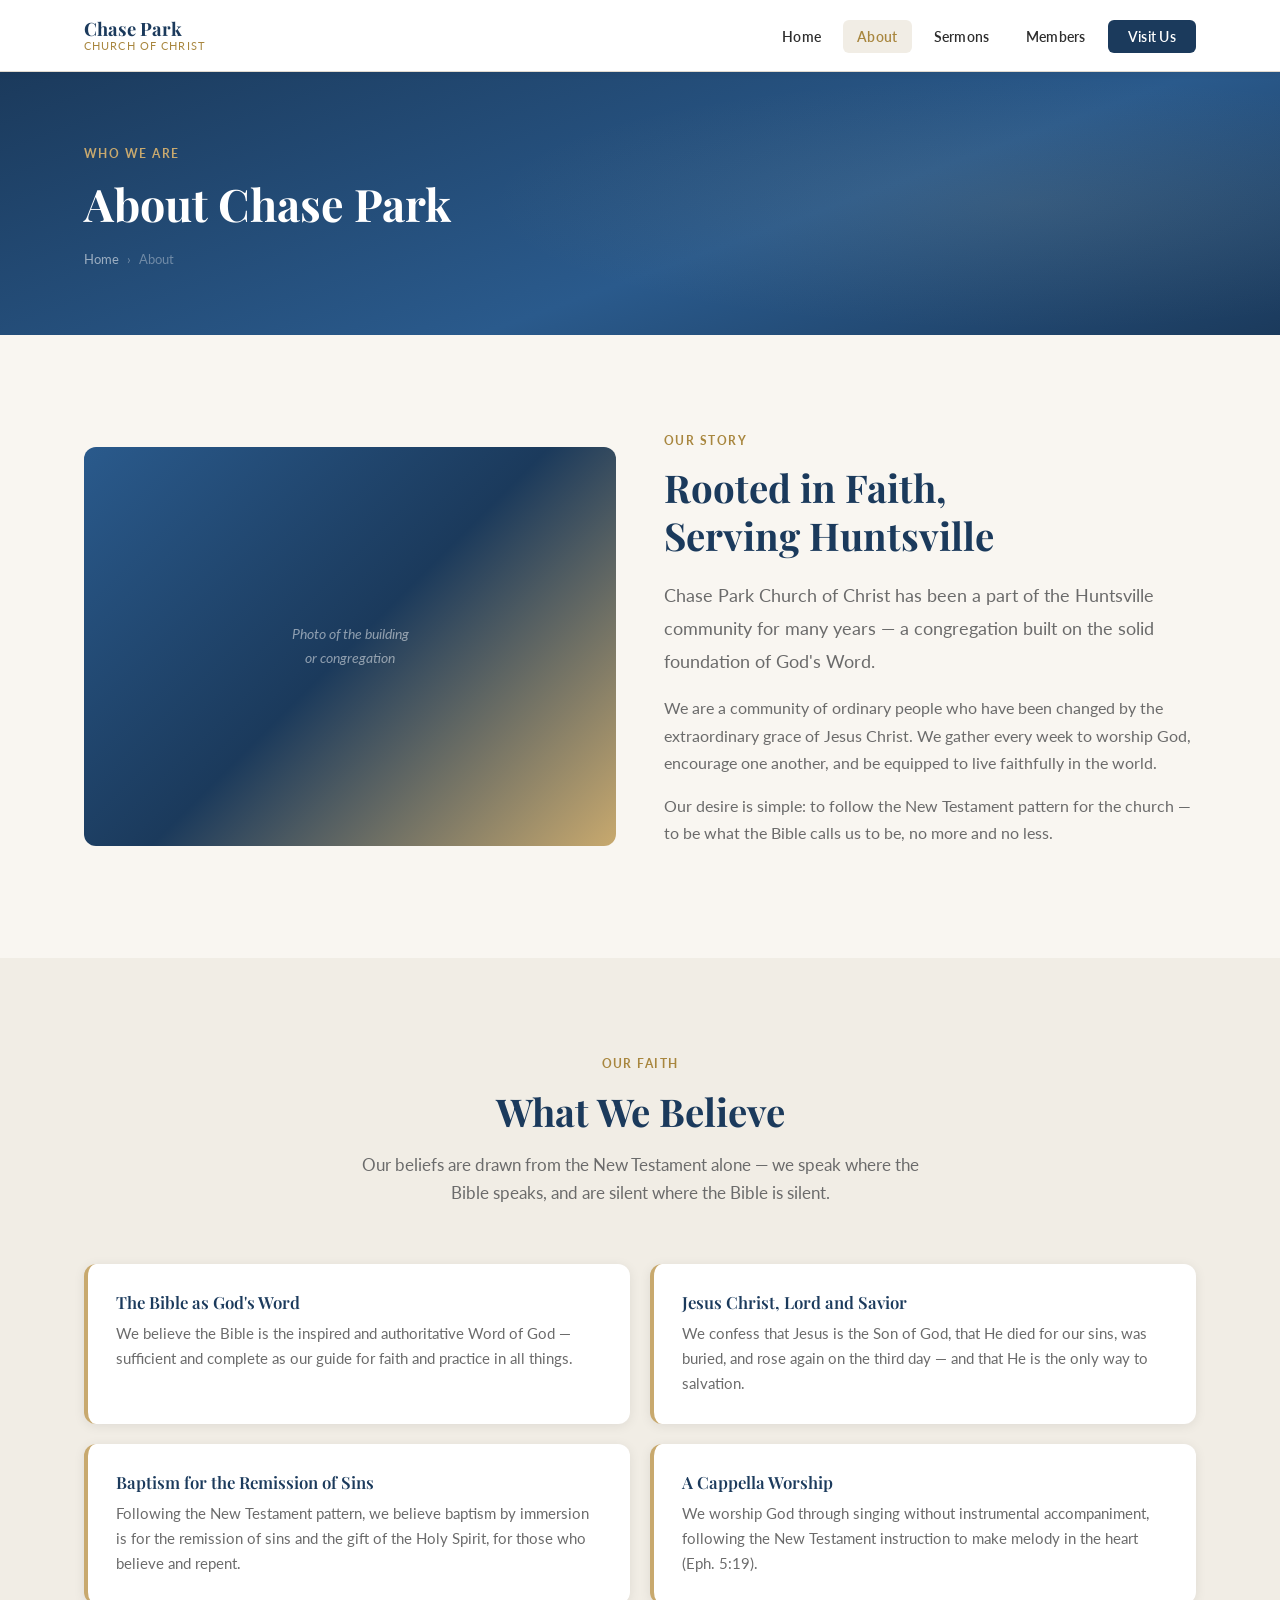
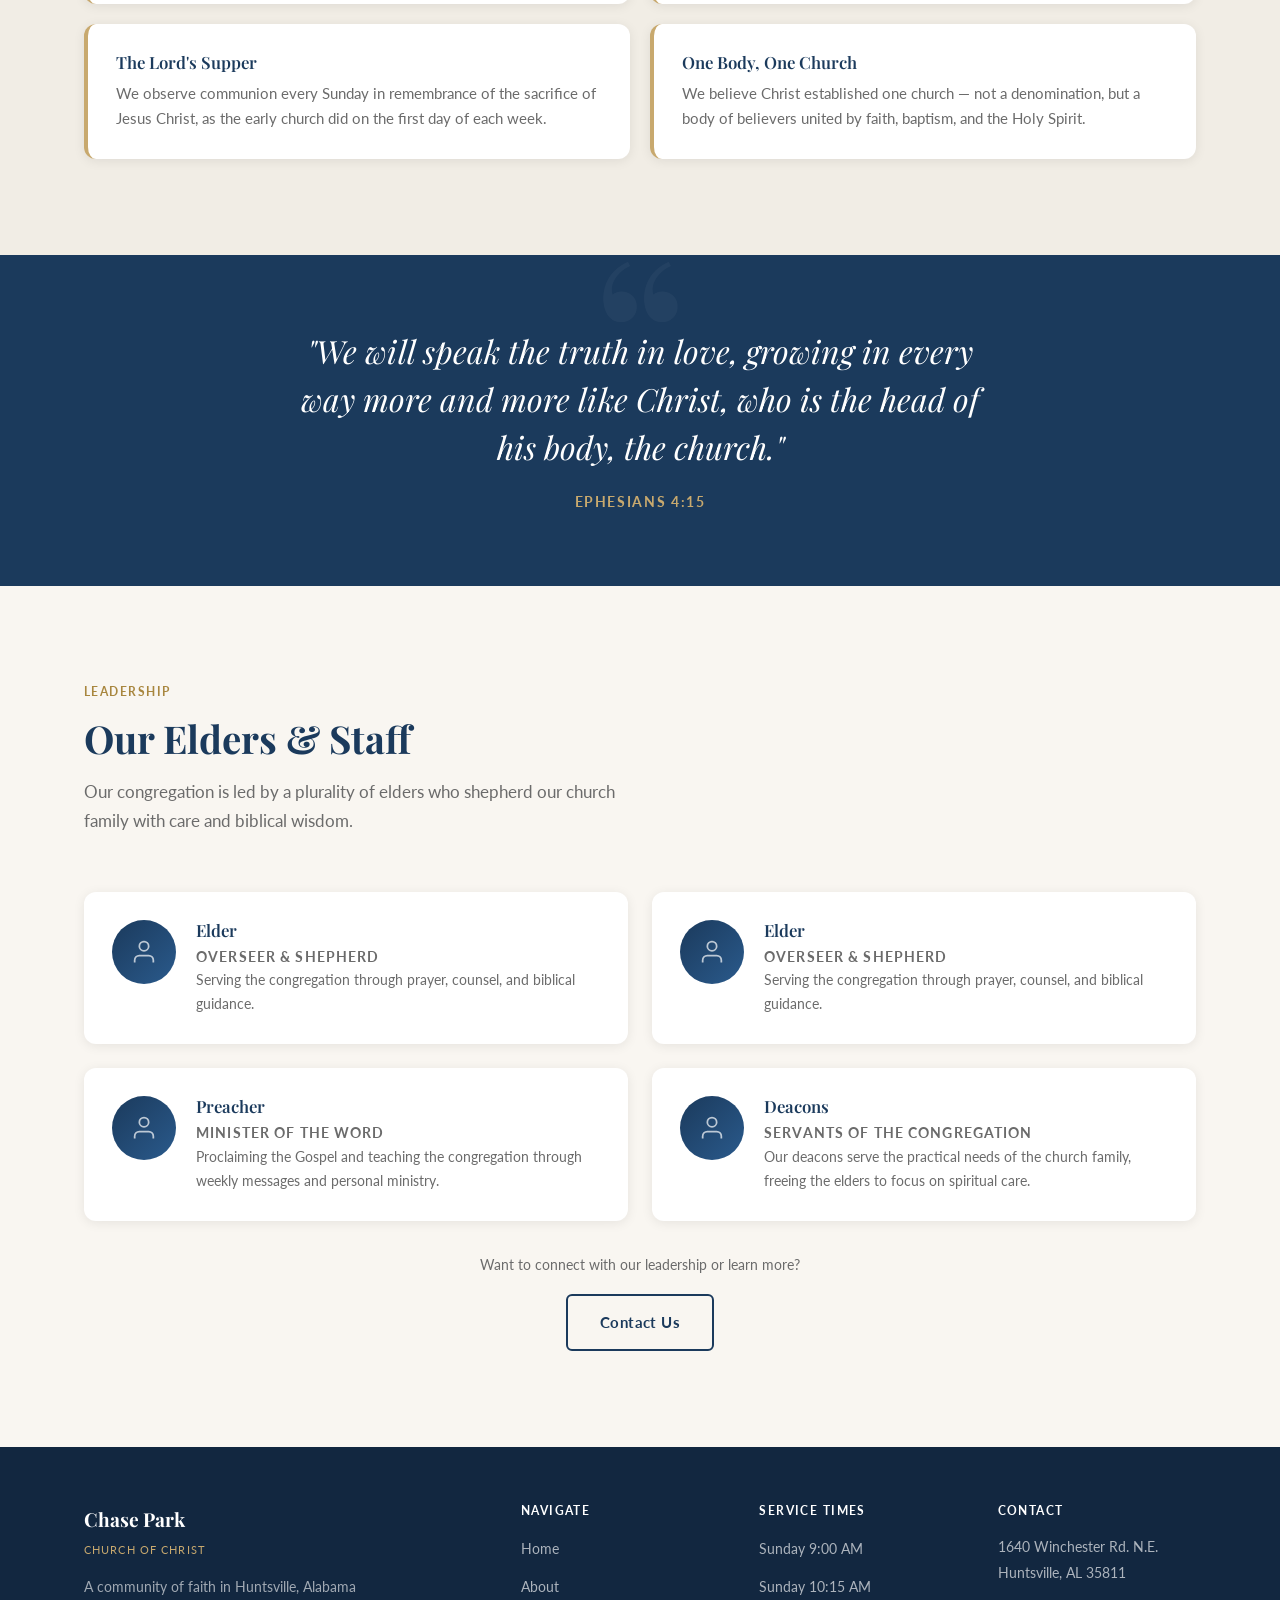
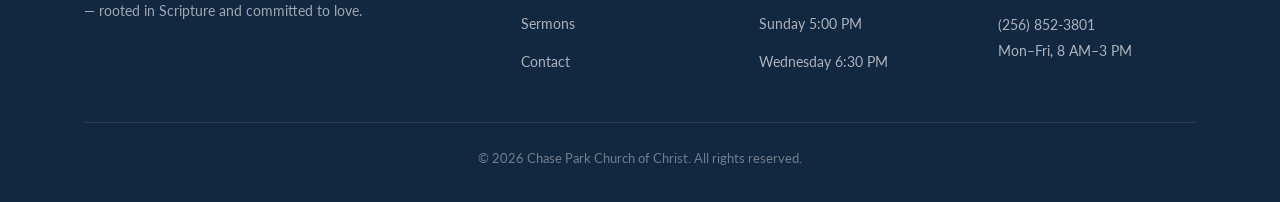
<file: about.html>
<!DOCTYPE html>
<html lang="en">
<head>
  <meta charset="UTF-8" />
  <meta name="viewport" content="width=device-width, initial-scale=1.0" />
  <title>About Us — Chase Park Church of Christ</title>
  <meta name="description" content="Learn about Chase Park Church of Christ in Huntsville, Alabama — our beliefs, our history, and our leadership." />
  <link rel="preconnect" href="https://fonts.googleapis.com" />
  <link rel="preconnect" href="https://fonts.gstatic.com" crossorigin />
  <link href="https://fonts.googleapis.com/css2?family=Playfair+Display:wght@400;700&family=Lato:wght@300;400;700&display=swap" rel="stylesheet" />
  <link rel="stylesheet" href="css/style.css" />
</head>
<body>

  <!-- ── Header ─────────────────────────────────────────── -->
  <header class="site-header">
    <nav class="nav-inner" aria-label="Main navigation">
      <a href="index.html" class="nav-logo" aria-label="Chase Park Church of Christ — Home">
        <span class="name">Chase Park</span>
        <span class="sub">Church of Christ</span>
      </a>

      <ul class="nav-links" role="list">
        <li><a href="index.html">Home</a></li>
        <li><a href="about.html">About</a></li>
        <li><a href="sermons.html">Sermons</a></li>
        <li><a href="members.html">Members</a></li>
        <li><a href="contact.html" class="nav-cta">Visit Us</a></li>
      </ul>

      <button class="nav-toggle" id="nav-toggle" aria-label="Open menu" aria-expanded="false" aria-controls="nav-mobile">
        <span></span><span></span><span></span>
      </button>
    </nav>
  </header>

  <nav class="nav-mobile" id="nav-mobile" aria-label="Mobile navigation">
    <a href="index.html">Home</a>
    <a href="about.html">About</a>
    <a href="sermons.html">Sermons</a>
    <a href="members.html">Members</a>
    <a href="contact.html">Visit Us</a>
  </nav>

  <main>

    <!-- ── Page Hero ──────────────────────────────────────── -->
    <section class="page-hero" aria-labelledby="page-heading">
      <div class="container">
        <div class="page-hero-content">
          <span class="section-label">Who We Are</span>
          <h1 id="page-heading">About Chase Park</h1>
          <nav class="breadcrumb" aria-label="Breadcrumb">
            <a href="index.html">Home</a>
            <span aria-hidden="true">›</span>
            <span aria-current="page">About</span>
          </nav>
        </div>
      </div>
    </section>

    <!-- ── Our Story ──────────────────────────────────────── -->
    <section class="section" aria-labelledby="story-heading">
      <div class="container">
        <div class="welcome-grid">
          <div class="welcome-image reveal" aria-hidden="true">
            <span class="placeholder-label">Photo of the building<br>or congregation</span>
          </div>
          <div class="welcome-text reveal">
            <span class="section-label">Our Story</span>
            <h2 id="story-heading">Rooted in Faith,<br>Serving Huntsville</h2>
            <p class="lead">Chase Park Church of Christ has been a part of the Huntsville community for many years — a congregation built on the solid foundation of God's Word.</p>
            <p>We are a community of ordinary people who have been changed by the extraordinary grace of Jesus Christ. We gather every week to worship God, encourage one another, and be equipped to live faithfully in the world.</p>
            <p>Our desire is simple: to follow the New Testament pattern for the church — to be what the Bible calls us to be, no more and no less.</p>
          </div>
        </div>
      </div>
    </section>

    <!-- ── What We Believe ────────────────────────────────── -->
    <section class="section section--alt" aria-labelledby="beliefs-heading">
      <div class="container">
        <div class="section-header section-header--center reveal">
          <span class="section-label">Our Faith</span>
          <h2 id="beliefs-heading">What We Believe</h2>
          <p>Our beliefs are drawn from the New Testament alone — we speak where the Bible speaks, and are silent where the Bible is silent.</p>
        </div>

        <div class="beliefs-grid">

          <div class="belief-card reveal">
            <h3>The Bible as God's Word</h3>
            <p>We believe the Bible is the inspired and authoritative Word of God — sufficient and complete as our guide for faith and practice in all things.</p>
          </div>

          <div class="belief-card reveal">
            <h3>Jesus Christ, Lord and Savior</h3>
            <p>We confess that Jesus is the Son of God, that He died for our sins, was buried, and rose again on the third day — and that He is the only way to salvation.</p>
          </div>

          <div class="belief-card reveal">
            <h3>Baptism for the Remission of Sins</h3>
            <p>Following the New Testament pattern, we believe baptism by immersion is for the remission of sins and the gift of the Holy Spirit, for those who believe and repent.</p>
          </div>

          <div class="belief-card reveal">
            <h3>A Cappella Worship</h3>
            <p>We worship God through singing without instrumental accompaniment, following the New Testament instruction to make melody in the heart (Eph. 5:19).</p>
          </div>

          <div class="belief-card reveal">
            <h3>The Lord's Supper</h3>
            <p>We observe communion every Sunday in remembrance of the sacrifice of Jesus Christ, as the early church did on the first day of each week.</p>
          </div>

          <div class="belief-card reveal">
            <h3>One Body, One Church</h3>
            <p>We believe Christ established one church — not a denomination, but a body of believers united by faith, baptism, and the Holy Spirit.</p>
          </div>

        </div>
      </div>
    </section>

    <!-- ── Scripture Quote ────────────────────────────────── -->
    <section class="scripture-section" aria-label="Scripture">
      <div class="container">
        <blockquote>
          <p class="scripture-text">"We will speak the truth in love, growing in every way more and more like Christ, who is the head of his body, the church."</p>
          <footer class="scripture-ref">Ephesians 4:15</footer>
        </blockquote>
      </div>
    </section>

    <!-- ── Leadership ─────────────────────────────────────── -->
    <section class="section" aria-labelledby="leadership-heading">
      <div class="container">
        <div class="section-header reveal">
          <span class="section-label">Leadership</span>
          <h2 id="leadership-heading">Our Elders &amp; Staff</h2>
          <p>Our congregation is led by a plurality of elders who shepherd our church family with care and biblical wisdom.</p>
        </div>

        <div class="leadership-grid">

          <div class="leader-card reveal">
            <div class="leader-avatar" aria-hidden="true">
              <svg viewBox="0 0 24 24"><path d="M20 21v-2a4 4 0 0 0-4-4H8a4 4 0 0 0-4 4v2"/><circle cx="12" cy="7" r="4"/></svg>
            </div>
            <div class="leader-info">
              <h3>Elder</h3>
              <p class="leader-role">Overseer &amp; Shepherd</p>
              <p>Serving the congregation through prayer, counsel, and biblical guidance.</p>
            </div>
          </div>

          <div class="leader-card reveal">
            <div class="leader-avatar" aria-hidden="true">
              <svg viewBox="0 0 24 24"><path d="M20 21v-2a4 4 0 0 0-4-4H8a4 4 0 0 0-4 4v2"/><circle cx="12" cy="7" r="4"/></svg>
            </div>
            <div class="leader-info">
              <h3>Elder</h3>
              <p class="leader-role">Overseer &amp; Shepherd</p>
              <p>Serving the congregation through prayer, counsel, and biblical guidance.</p>
            </div>
          </div>

          <div class="leader-card reveal">
            <div class="leader-avatar" aria-hidden="true">
              <svg viewBox="0 0 24 24"><path d="M20 21v-2a4 4 0 0 0-4-4H8a4 4 0 0 0-4 4v2"/><circle cx="12" cy="7" r="4"/></svg>
            </div>
            <div class="leader-info">
              <h3>Preacher</h3>
              <p class="leader-role">Minister of the Word</p>
              <p>Proclaiming the Gospel and teaching the congregation through weekly messages and personal ministry.</p>
            </div>
          </div>

          <div class="leader-card reveal">
            <div class="leader-avatar" aria-hidden="true">
              <svg viewBox="0 0 24 24"><path d="M20 21v-2a4 4 0 0 0-4-4H8a4 4 0 0 0-4 4v2"/><circle cx="12" cy="7" r="4"/></svg>
            </div>
            <div class="leader-info">
              <h3>Deacons</h3>
              <p class="leader-role">Servants of the Congregation</p>
              <p>Our deacons serve the practical needs of the church family, freeing the elders to focus on spiritual care.</p>
            </div>
          </div>

        </div>

        <div class="text-center mt-32 reveal">
          <p style="color:var(--muted); font-size:0.9rem; margin-bottom:16px;">Want to connect with our leadership or learn more?</p>
          <a href="contact.html" class="btn btn-outline-dark">Contact Us</a>
        </div>
      </div>
    </section>

  </main>

  <!-- ── Footer ─────────────────────────────────────────────── -->
  <footer class="site-footer">
    <div class="container">
      <div class="footer-grid">
        <div class="footer-brand">
          <p class="name">Chase Park</p>
          <p class="sub">Church of Christ</p>
          <p>A community of faith in Huntsville, Alabama — rooted in Scripture and committed to love.</p>
        </div>

        <div class="footer-col">
          <h4>Navigate</h4>
          <ul>
            <li><a href="index.html">Home</a></li>
            <li><a href="about.html">About</a></li>
            <li><a href="sermons.html">Sermons</a></li>
            <li><a href="contact.html">Contact</a></li>
          </ul>
        </div>

        <div class="footer-col">
          <h4>Service Times</h4>
          <ul>
            <li><a href="contact.html">Sunday 9:00 AM</a></li>
            <li><a href="contact.html">Sunday 10:15 AM</a></li>
            <li><a href="contact.html">Sunday 5:00 PM</a></li>
            <li><a href="contact.html">Wednesday 6:30 PM</a></li>
          </ul>
        </div>

        <div class="footer-col">
          <h4>Contact</h4>
          <address>
            1640 Winchester Rd. N.E.<br>
            Huntsville, AL 35811<br><br>
            <a href="tel:+12568523801">(256) 852-3801</a><br>
            Mon–Fri, 8 AM–3 PM
          </address>
        </div>
      </div>

      <p class="footer-bottom">
        &copy; <span id="year"></span> Chase Park Church of Christ. All rights reserved.
      </p>
    </div>
  </footer>

  <script>document.getElementById('year').textContent = new Date().getFullYear();</script>
  <script src="js/main.js"></script>
</body>
</html>
</file>
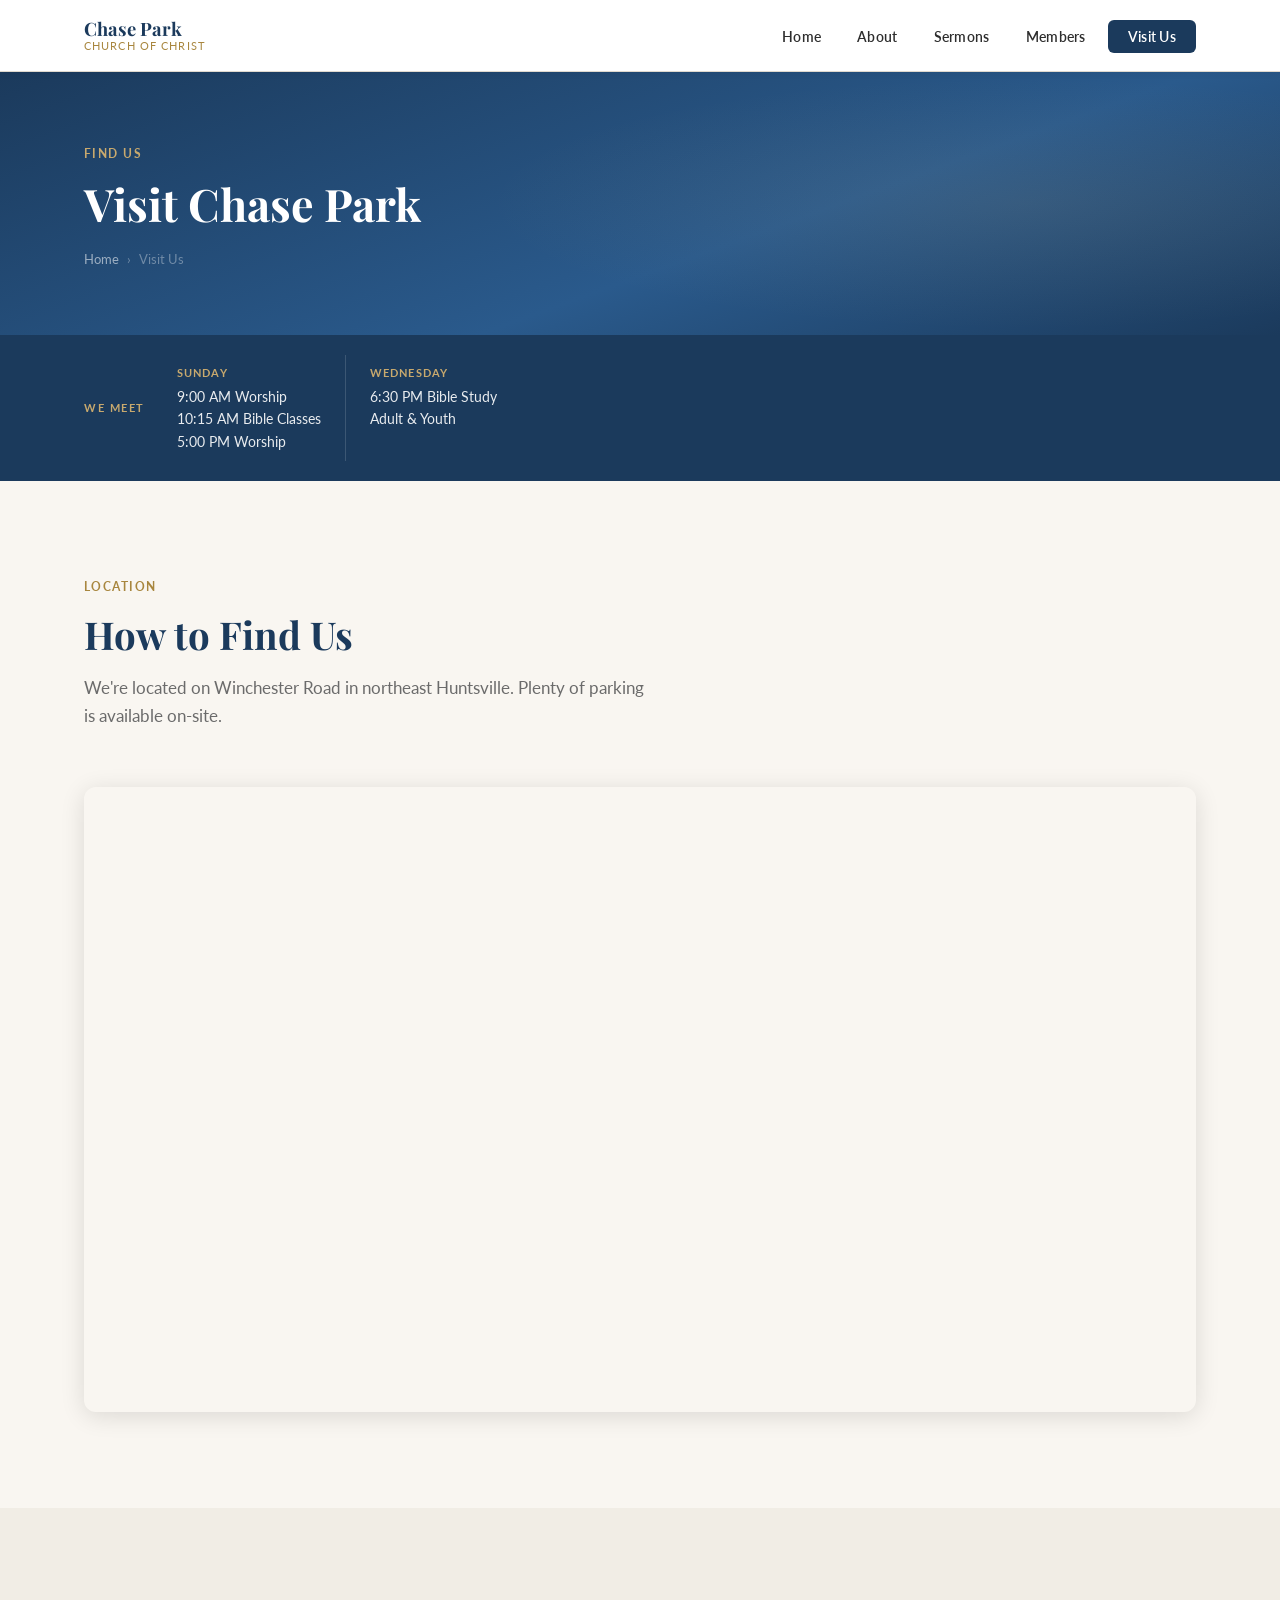
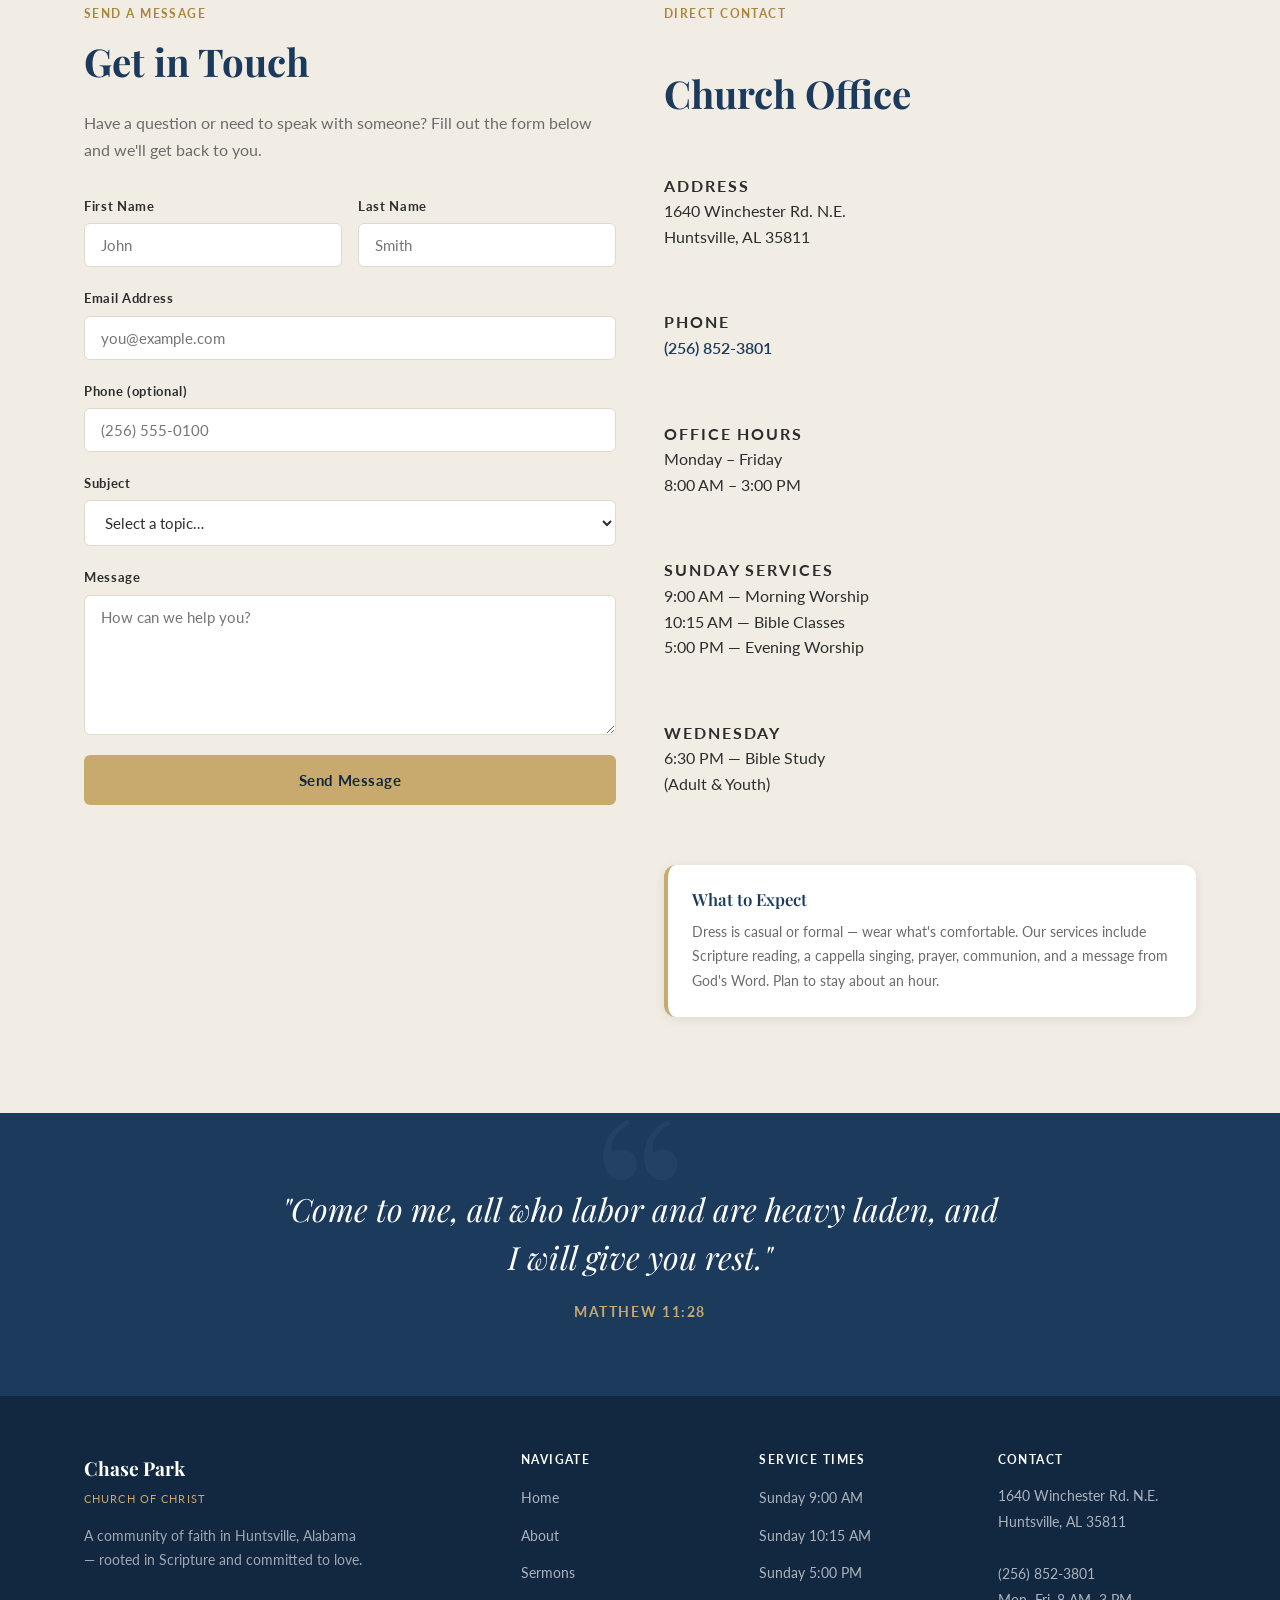
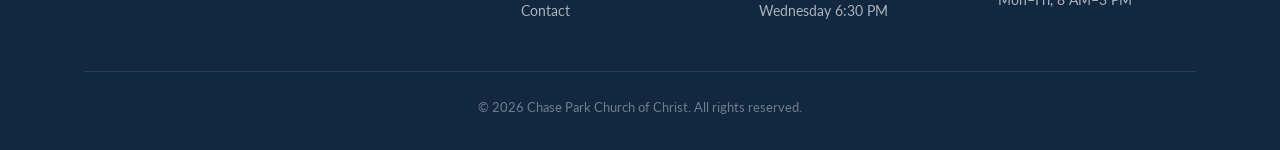
<file: contact.html>
<!DOCTYPE html>
<html lang="en">
<head>
  <meta charset="UTF-8" />
  <meta name="viewport" content="width=device-width, initial-scale=1.0" />
  <title>Visit Us — Chase Park Church of Christ</title>
  <meta name="description" content="Find Chase Park Church of Christ in Huntsville, Alabama. Get directions, service times, and contact information." />
  <link rel="preconnect" href="https://fonts.googleapis.com" />
  <link rel="preconnect" href="https://fonts.gstatic.com" crossorigin />
  <link href="https://fonts.googleapis.com/css2?family=Playfair+Display:wght@400;700&family=Lato:wght@300;400;700&display=swap" rel="stylesheet" />
  <link rel="stylesheet" href="css/style.css" />
</head>
<body>

  <!-- ── Header ─────────────────────────────────────────── -->
  <header class="site-header">
    <nav class="nav-inner" aria-label="Main navigation">
      <a href="index.html" class="nav-logo" aria-label="Chase Park Church of Christ — Home">
        <span class="name">Chase Park</span>
        <span class="sub">Church of Christ</span>
      </a>

      <ul class="nav-links" role="list">
        <li><a href="index.html">Home</a></li>
        <li><a href="about.html">About</a></li>
        <li><a href="sermons.html">Sermons</a></li>
        <li><a href="members.html">Members</a></li>
        <li><a href="contact.html" class="nav-cta">Visit Us</a></li>
      </ul>

      <button class="nav-toggle" id="nav-toggle" aria-label="Open menu" aria-expanded="false" aria-controls="nav-mobile">
        <span></span><span></span><span></span>
      </button>
    </nav>
  </header>

  <nav class="nav-mobile" id="nav-mobile" aria-label="Mobile navigation">
    <a href="index.html">Home</a>
    <a href="about.html">About</a>
    <a href="sermons.html">Sermons</a>
    <a href="members.html">Members</a>
    <a href="contact.html">Visit Us</a>
  </nav>

  <main>

    <!-- ── Page Hero ──────────────────────────────────────── -->
    <section class="page-hero" aria-labelledby="page-heading">
      <div class="container">
        <div class="page-hero-content">
          <span class="section-label">Find Us</span>
          <h1 id="page-heading">Visit Chase Park</h1>
          <nav class="breadcrumb" aria-label="Breadcrumb">
            <a href="index.html">Home</a>
            <span aria-hidden="true">›</span>
            <span aria-current="page">Visit Us</span>
          </nav>
        </div>
      </div>
    </section>

    <!-- ── Service Times ──────────────────────────────────── -->
    <div class="service-bar" aria-label="Service times">
      <div class="container">
        <div class="service-bar-inner">
          <span class="service-bar-label">We Meet</span>
          <div class="service-times">
            <div class="service-time-item">
              <span class="st-day">Sunday</span>
              <span class="st-times">
                9:00 AM Worship<br>
                10:15 AM Bible Classes<br>
                5:00 PM Worship
              </span>
            </div>
            <div class="service-time-item">
              <span class="st-day">Wednesday</span>
              <span class="st-times">
                6:30 PM Bible Study<br>
                Adult &amp; Youth
              </span>
            </div>
          </div>
        </div>
      </div>
    </div>

    <!-- ── Map + Info ─────────────────────────────────────── -->
    <section class="section" aria-labelledby="location-heading">
      <div class="container">
        <div class="section-header reveal">
          <span class="section-label">Location</span>
          <h2 id="location-heading">How to Find Us</h2>
          <p>We're located on Winchester Road in northeast Huntsville. Plenty of parking is available on-site.</p>
        </div>

        <div class="contact-map reveal" aria-label="Map to Chase Park Church of Christ">
          <iframe
            src="https://maps.google.com/maps?q=1640+Winchester+Rd+NE,+Huntsville,+AL+35811&t=h&output=embed"
            allowfullscreen=""
            loading="lazy"
            referrerpolicy="no-referrer-when-downgrade"
            title="Map to Chase Park Church of Christ"
            style="min-height:420px;">
          </iframe>
        </div>
      </div>
    </section>

    <!-- ── Contact Form + Details ─────────────────────────── -->
    <section class="section section--alt" aria-labelledby="contact-heading">
      <div class="container">
        <div class="contact-grid">

          <!-- Contact Form -->
          <div class="reveal">
            <span class="section-label">Send a Message</span>
            <h2 id="contact-heading" style="margin-bottom:24px;">Get in Touch</h2>
            <p style="color:var(--muted); margin-bottom:32px;">Have a question or need to speak with someone? Fill out the form below and we'll get back to you.</p>

            <form id="contact-form" class="contact-form" novalidate>
              <div class="form-row">
                <div class="form-group">
                  <label for="first-name">First Name</label>
                  <input type="text" id="first-name" name="first-name" placeholder="John" autocomplete="given-name" required />
                </div>
                <div class="form-group">
                  <label for="last-name">Last Name</label>
                  <input type="text" id="last-name" name="last-name" placeholder="Smith" autocomplete="family-name" required />
                </div>
              </div>

              <div class="form-group">
                <label for="email">Email Address</label>
                <input type="email" id="email" name="email" placeholder="you@example.com" autocomplete="email" required />
              </div>

              <div class="form-group">
                <label for="phone">Phone (optional)</label>
                <input type="tel" id="phone" name="phone" placeholder="(256) 555-0100" autocomplete="tel" />
              </div>

              <div class="form-group">
                <label for="subject">Subject</label>
                <select id="subject" name="subject" required>
                  <option value="" disabled selected>Select a topic…</option>
                  <option>I'm planning a visit</option>
                  <option>Bible study request</option>
                  <option>Prayer request</option>
                  <option>Questions about the church</option>
                  <option>Other</option>
                </select>
              </div>

              <div class="form-group">
                <label for="message">Message</label>
                <textarea id="message" name="message" placeholder="How can we help you?" required></textarea>
              </div>

              <button type="submit" class="btn btn-primary" style="width:100%; justify-content:center;">Send Message</button>
            </form>
          </div>

          <!-- Contact Details -->
          <div class="contact-details reveal">
            <span class="section-label">Direct Contact</span>
            <h2 style="margin-bottom:24px;">Church Office</h2>

            <div class="info-block">
              <p class="info-block-label">Address</p>
              <p>
                1640 Winchester Rd. N.E.<br>
                Huntsville, AL 35811
              </p>
            </div>

            <div class="info-block">
              <p class="info-block-label">Phone</p>
              <p><a href="tel:+12568523801">(256) 852-3801</a></p>
            </div>

            <div class="info-block">
              <p class="info-block-label">Office Hours</p>
              <p>Monday – Friday<br>8:00 AM – 3:00 PM</p>
            </div>

            <div class="info-block">
              <p class="info-block-label">Sunday Services</p>
              <p>
                9:00 AM — Morning Worship<br>
                10:15 AM — Bible Classes<br>
                5:00 PM — Evening Worship
              </p>
            </div>

            <div class="info-block">
              <p class="info-block-label">Wednesday</p>
              <p>6:30 PM — Bible Study<br>(Adult &amp; Youth)</p>
            </div>

            <!-- What to expect box -->
            <div style="background:var(--white); border-radius:var(--radius-lg); padding:24px; box-shadow:var(--shadow); margin-top:8px; border-left:4px solid var(--accent);">
              <h4 style="margin-bottom:10px; font-family:var(--font-head);">What to Expect</h4>
              <p style="font-size:0.9rem; color:var(--muted); margin:0; line-height:1.7;">
                Dress is casual or formal — wear what's comfortable. Our services include Scripture reading, a cappella singing, prayer, communion, and a message from God's Word. Plan to stay about an hour.
              </p>
            </div>
          </div>

        </div>
      </div>
    </section>

    <!-- Scripture Quote -->
    <section class="scripture-section" aria-label="Scripture">
      <div class="container">
        <blockquote>
          <p class="scripture-text">"Come to me, all who labor and are heavy laden, and I will give you rest."</p>
          <footer class="scripture-ref">Matthew 11:28</footer>
        </blockquote>
      </div>
    </section>

  </main>

  <!-- ── Footer ─────────────────────────────────────────────── -->
  <footer class="site-footer">
    <div class="container">
      <div class="footer-grid">
        <div class="footer-brand">
          <p class="name">Chase Park</p>
          <p class="sub">Church of Christ</p>
          <p>A community of faith in Huntsville, Alabama — rooted in Scripture and committed to love.</p>
        </div>

        <div class="footer-col">
          <h4>Navigate</h4>
          <ul>
            <li><a href="index.html">Home</a></li>
            <li><a href="about.html">About</a></li>
            <li><a href="sermons.html">Sermons</a></li>
            <li><a href="contact.html">Contact</a></li>
          </ul>
        </div>

        <div class="footer-col">
          <h4>Service Times</h4>
          <ul>
            <li><a href="#">Sunday 9:00 AM</a></li>
            <li><a href="#">Sunday 10:15 AM</a></li>
            <li><a href="#">Sunday 5:00 PM</a></li>
            <li><a href="#">Wednesday 6:30 PM</a></li>
          </ul>
        </div>

        <div class="footer-col">
          <h4>Contact</h4>
          <address>
            1640 Winchester Rd. N.E.<br>
            Huntsville, AL 35811<br><br>
            <a href="tel:+12568523801">(256) 852-3801</a><br>
            Mon–Fri, 8 AM–3 PM
          </address>
        </div>
      </div>

      <p class="footer-bottom">
        &copy; <span id="year"></span> Chase Park Church of Christ. All rights reserved.
      </p>
    </div>
  </footer>

  <script>document.getElementById('year').textContent = new Date().getFullYear();</script>
  <script src="js/main.js"></script>
</body>
</html>
</file>
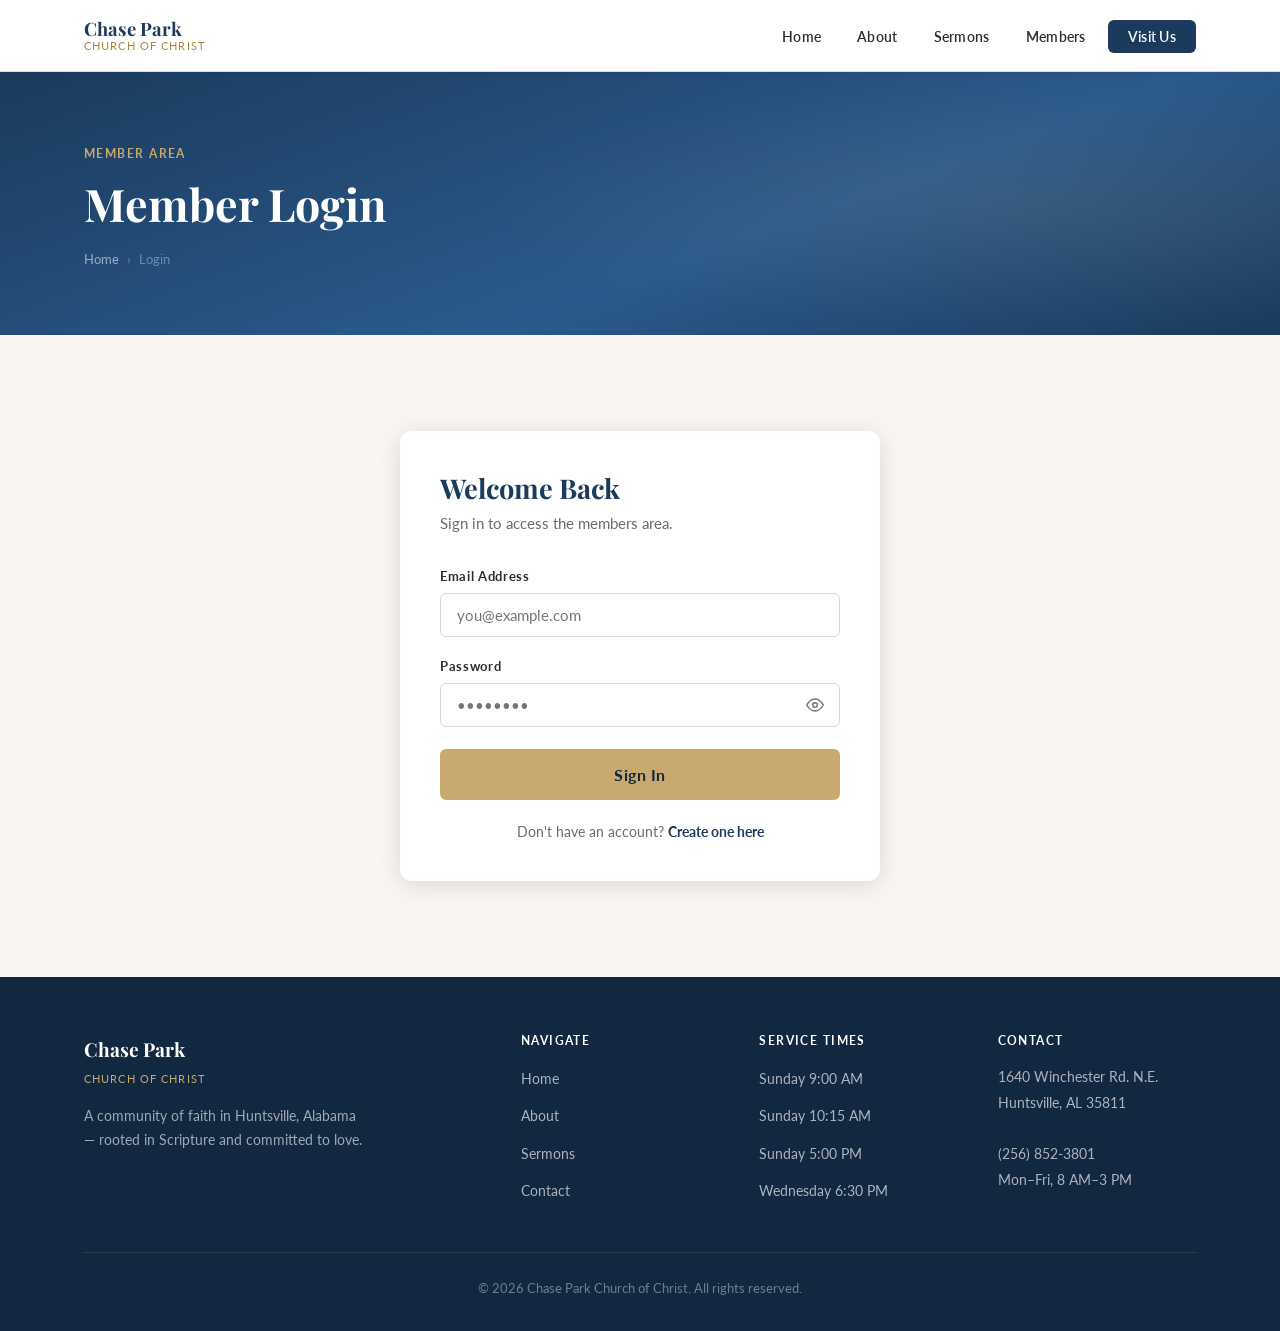
<file: login.html>
<!DOCTYPE html>
<html lang="en">
<head>
  <meta charset="UTF-8" />
  <meta name="viewport" content="width=device-width, initial-scale=1.0" />
  <title>Member Login — Chase Park Church of Christ</title>
  <meta name="description" content="Log in to the Chase Park Church of Christ member portal." />
  <link rel="preconnect" href="https://fonts.googleapis.com" />
  <link rel="preconnect" href="https://fonts.gstatic.com" crossorigin />
  <link href="https://fonts.googleapis.com/css2?family=Playfair+Display:wght@400;700&family=Lato:wght@300;400;700&display=swap" rel="stylesheet" />
  <link rel="stylesheet" href="css/style.css" />
</head>
<body>

  <!-- ── Header ─────────────────────────────────────────── -->
  <header class="site-header">
    <nav class="nav-inner" aria-label="Main navigation">
      <a href="index.html" class="nav-logo" aria-label="Chase Park Church of Christ — Home">
        <span class="name">Chase Park</span>
        <span class="sub">Church of Christ</span>
      </a>
      <ul class="nav-links" role="list">
        <li><a href="index.html">Home</a></li>
        <li><a href="about.html">About</a></li>
        <li><a href="sermons.html">Sermons</a></li>
        <li><a href="/members">Members</a></li>
        <li><a href="contact.html" class="nav-cta">Visit Us</a></li>
      </ul>
      <button class="nav-toggle" id="nav-toggle" aria-label="Open menu" aria-expanded="false" aria-controls="nav-mobile">
        <span></span><span></span><span></span>
      </button>
    </nav>
  </header>

  <nav class="nav-mobile" id="nav-mobile" aria-label="Mobile navigation">
    <a href="index.html">Home</a>
    <a href="about.html">About</a>
    <a href="sermons.html">Sermons</a>
    <a href="/members">Members</a>
    <a href="contact.html">Visit Us</a>
  </nav>

  <main>
    <section class="page-hero" aria-labelledby="page-heading">
      <div class="container">
        <div class="page-hero-content">
          <span class="section-label">Member Area</span>
          <h1 id="page-heading">Member Login</h1>
          <nav class="breadcrumb" aria-label="Breadcrumb">
            <a href="index.html">Home</a>
            <span aria-hidden="true">›</span>
            <span aria-current="page">Login</span>
          </nav>
        </div>
      </div>
    </section>

    <section class="section">
      <div class="container">
        <div class="auth-wrap">

          <div id="success-banner" class="auth-banner auth-success" hidden>
            <svg viewBox="0 0 24 24" aria-hidden="true"><path d="M22 11.08V12a10 10 0 1 1-5.93-9.14"/><polyline points="22 4 12 14.01 9 11.01"/></svg>
            Request received. The church office will review your account, and you'll be able to sign in once it's approved.
          </div>

          <div class="auth-card">
            <h2>Welcome Back</h2>
            <p class="auth-subtitle">Sign in to access the members area.</p>

            <div id="error-banner" class="auth-banner auth-error" hidden>
              <svg viewBox="0 0 24 24" aria-hidden="true"><circle cx="12" cy="12" r="10"/><line x1="12" y1="8" x2="12" y2="12"/><line x1="12" y1="16" x2="12.01" y2="16"/></svg>
              <span id="error-text">Invalid email or password.</span>
            </div>

            <form id="login-form" class="auth-form" novalidate>
              <div class="form-group">
                <label for="email">Email Address</label>
                <input type="email" id="email" name="email" placeholder="you@example.com"
                  autocomplete="email" required />
              </div>

              <div class="form-group">
                <label for="password">Password</label>
                <div class="password-wrap">
                  <input type="password" id="password" name="password" placeholder="••••••••"
                    autocomplete="current-password" required />
                  <button type="button" class="password-toggle" aria-label="Show password">
                    <svg class="eye-open" viewBox="0 0 24 24"><path d="M1 12s4-8 11-8 11 8 11 8-4 8-11 8-11-8-11-8z"/><circle cx="12" cy="12" r="3"/></svg>
                    <svg class="eye-closed" viewBox="0 0 24 24" style="display:none"><path d="M17.94 17.94A10.07 10.07 0 0 1 12 20c-7 0-11-8-11-8a18.45 18.45 0 0 1 5.06-5.94M9.9 4.24A9.12 9.12 0 0 1 12 4c7 0 11 8 11 8a18.5 18.5 0 0 1-2.16 3.19m-6.72-1.07a3 3 0 1 1-4.24-4.24"/><line x1="1" y1="1" x2="23" y2="23"/></svg>
                  </button>
                </div>
              </div>

              <button type="submit" class="btn btn-primary auth-submit" id="submit-btn">
                Sign In
              </button>
            </form>

            <p class="auth-alt">
              Don't have an account? <a href="register.html">Create one here</a>
            </p>
          </div>

        </div>
      </div>
    </section>
  </main>

  <!-- ── Footer ─────────────────────────────────────────────── -->
  <footer class="site-footer">
    <div class="container">
      <div class="footer-grid">
        <div class="footer-brand">
          <p class="name">Chase Park</p>
          <p class="sub">Church of Christ</p>
          <p>A community of faith in Huntsville, Alabama — rooted in Scripture and committed to love.</p>
        </div>
        <div class="footer-col">
          <h4>Navigate</h4>
          <ul>
            <li><a href="index.html">Home</a></li>
            <li><a href="about.html">About</a></li>
            <li><a href="sermons.html">Sermons</a></li>
            <li><a href="contact.html">Contact</a></li>
          </ul>
        </div>
        <div class="footer-col">
          <h4>Service Times</h4>
          <ul>
            <li><a href="contact.html">Sunday 9:00 AM</a></li>
            <li><a href="contact.html">Sunday 10:15 AM</a></li>
            <li><a href="contact.html">Sunday 5:00 PM</a></li>
            <li><a href="contact.html">Wednesday 6:30 PM</a></li>
          </ul>
        </div>
        <div class="footer-col">
          <h4>Contact</h4>
          <address>
            1640 Winchester Rd. N.E.<br>
            Huntsville, AL 35811<br><br>
            <a href="tel:+12568523801">(256) 852-3801</a><br>
            Mon–Fri, 8 AM–3 PM
          </address>
        </div>
      </div>
      <p class="footer-bottom">&copy; <span id="year"></span> Chase Park Church of Christ. All rights reserved.</p>
    </div>
  </footer>

  <script>document.getElementById('year').textContent = new Date().getFullYear();</script>
  <script src="js/main.js"></script>
  <script>
    // Show success banner if redirected from registration
    if (new URLSearchParams(location.search).get('registered') === '1') {
      document.getElementById('success-banner').hidden = false;
    }

    // Password visibility toggle
    document.querySelector('.password-toggle').addEventListener('click', function () {
      const input = document.getElementById('password');
      const isText = input.type === 'text';
      input.type = isText ? 'password' : 'text';
      this.querySelector('.eye-open').style.display  = isText ? '' : 'none';
      this.querySelector('.eye-closed').style.display = isText ? 'none' : '';
      this.setAttribute('aria-label', isText ? 'Show password' : 'Hide password');
    });

    // Login form submission
    document.getElementById('login-form').addEventListener('submit', async function (e) {
      e.preventDefault();
      const btn   = document.getElementById('submit-btn');
      const error = document.getElementById('error-banner');
      const errTxt = document.getElementById('error-text');

      btn.disabled    = true;
      btn.textContent = 'Signing in…';
      error.hidden    = true;

      try {
        const res  = await fetch('/api/login', {
          method:  'POST',
          headers: { 'Content-Type': 'application/json' },
          body:    JSON.stringify({
            email:    document.getElementById('email').value,
            password: document.getElementById('password').value,
          }),
        });

        const data = await res.json();

        if (res.ok) {
          window.location.href = '/members';
        } else {
          errTxt.textContent = data.error || 'Invalid email or password.';
          error.hidden       = false;
          btn.disabled       = false;
          btn.textContent    = 'Sign In';
        }
      } catch {
        errTxt.textContent = 'Something went wrong. Please try again.';
        error.hidden       = false;
        btn.disabled       = false;
        btn.textContent    = 'Sign In';
      }
    });
  </script>
</body>
</html>
</file>
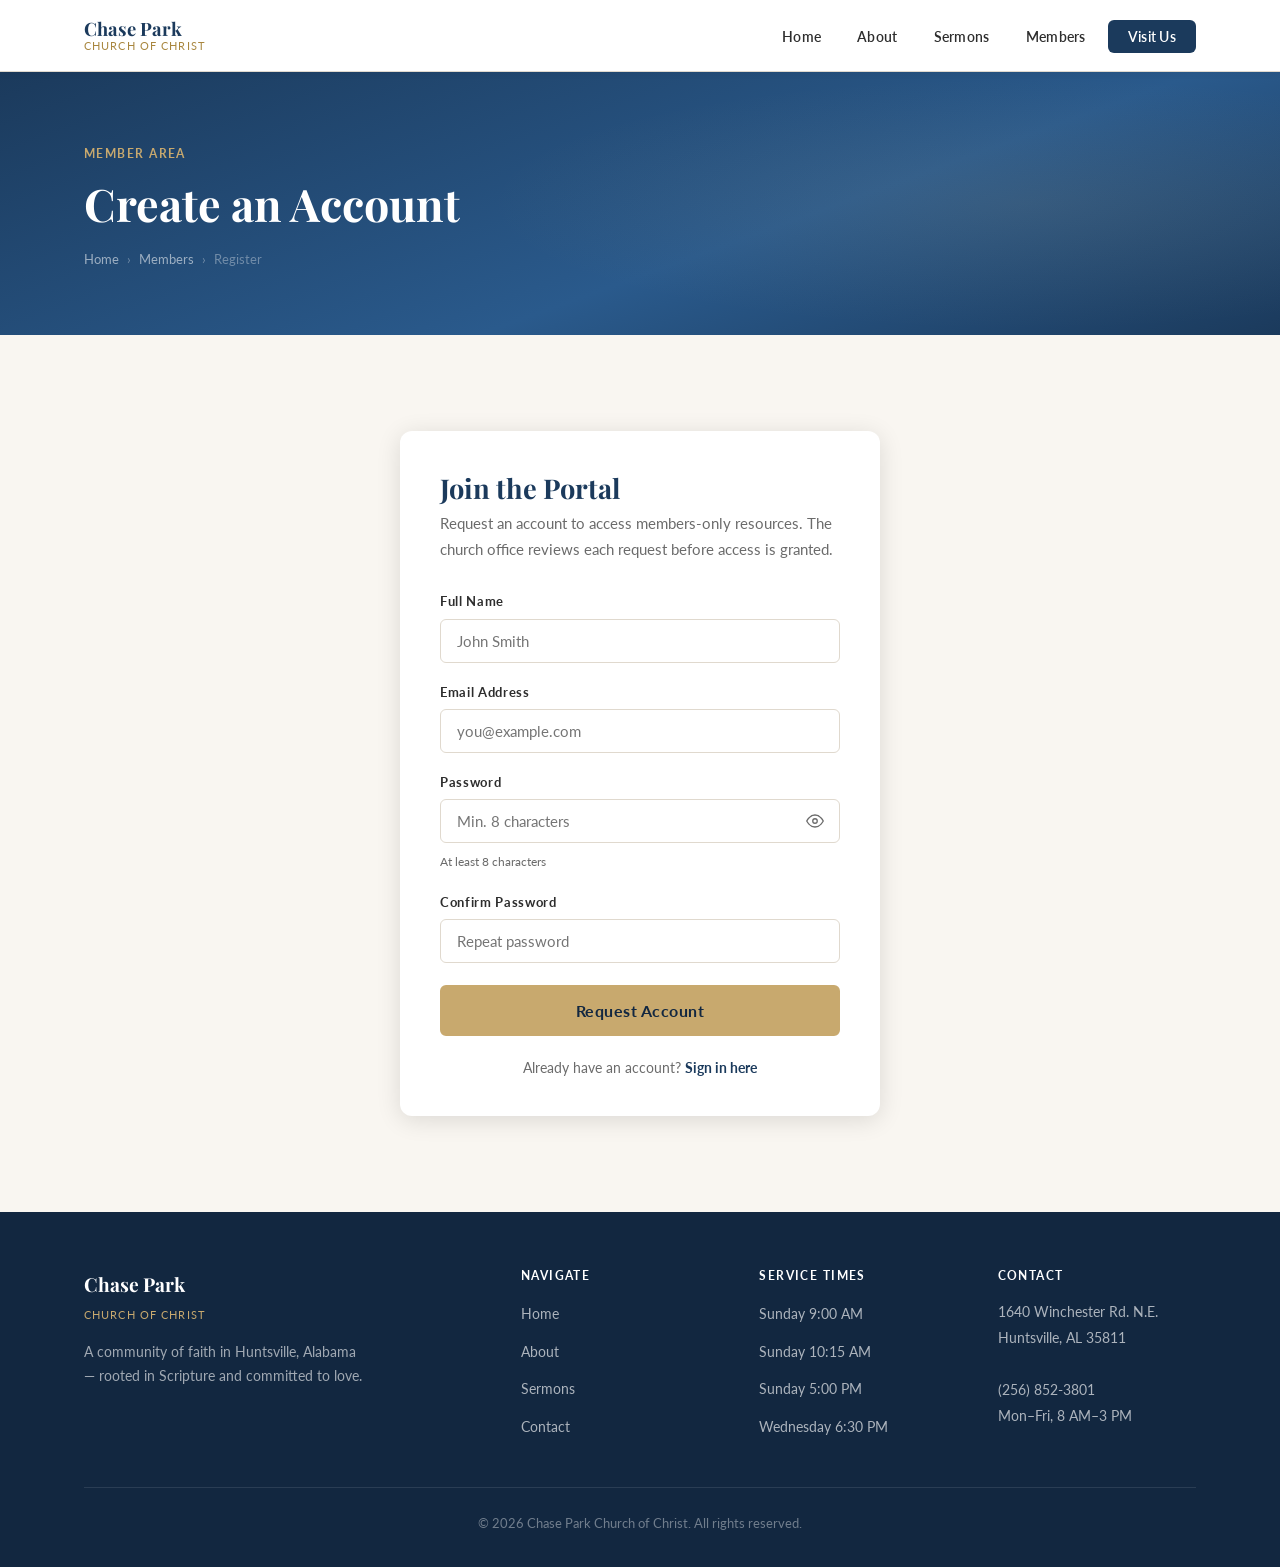
<file: register.html>
<!DOCTYPE html>
<html lang="en">
<head>
  <meta charset="UTF-8" />
  <meta name="viewport" content="width=device-width, initial-scale=1.0" />
  <title>Create Account — Chase Park Church of Christ</title>
  <meta name="description" content="Register for the Chase Park Church of Christ member portal." />
  <link rel="preconnect" href="https://fonts.googleapis.com" />
  <link rel="preconnect" href="https://fonts.gstatic.com" crossorigin />
  <link href="https://fonts.googleapis.com/css2?family=Playfair+Display:wght@400;700&family=Lato:wght@300;400;700&display=swap" rel="stylesheet" />
  <link rel="stylesheet" href="css/style.css" />
</head>
<body>

  <!-- ── Header ─────────────────────────────────────────── -->
  <header class="site-header">
    <nav class="nav-inner" aria-label="Main navigation">
      <a href="index.html" class="nav-logo" aria-label="Chase Park Church of Christ — Home">
        <span class="name">Chase Park</span>
        <span class="sub">Church of Christ</span>
      </a>
      <ul class="nav-links" role="list">
        <li><a href="index.html">Home</a></li>
        <li><a href="about.html">About</a></li>
        <li><a href="sermons.html">Sermons</a></li>
        <li><a href="/members">Members</a></li>
        <li><a href="contact.html" class="nav-cta">Visit Us</a></li>
      </ul>
      <button class="nav-toggle" id="nav-toggle" aria-label="Open menu" aria-expanded="false" aria-controls="nav-mobile">
        <span></span><span></span><span></span>
      </button>
    </nav>
  </header>

  <nav class="nav-mobile" id="nav-mobile" aria-label="Mobile navigation">
    <a href="index.html">Home</a>
    <a href="about.html">About</a>
    <a href="sermons.html">Sermons</a>
    <a href="/members">Members</a>
    <a href="contact.html">Visit Us</a>
  </nav>

  <main>
    <section class="page-hero" aria-labelledby="page-heading">
      <div class="container">
        <div class="page-hero-content">
          <span class="section-label">Member Area</span>
          <h1 id="page-heading">Create an Account</h1>
          <nav class="breadcrumb" aria-label="Breadcrumb">
            <a href="index.html">Home</a>
            <span aria-hidden="true">›</span>
            <a href="login.html">Members</a>
            <span aria-hidden="true">›</span>
            <span aria-current="page">Register</span>
          </nav>
        </div>
      </div>
    </section>

    <section class="section">
      <div class="container">
        <div class="auth-wrap">
          <div class="auth-card">
            <h2>Join the Portal</h2>
            <p class="auth-subtitle">Request an account to access members-only resources. The church office reviews each request before access is granted.</p>

            <div id="error-banner" class="auth-banner auth-error" hidden>
              <svg viewBox="0 0 24 24" aria-hidden="true"><circle cx="12" cy="12" r="10"/><line x1="12" y1="8" x2="12" y2="12"/><line x1="12" y1="16" x2="12.01" y2="16"/></svg>
              <span id="error-text">Something went wrong.</span>
            </div>

            <form id="register-form" class="auth-form" novalidate>
              <div class="form-group">
                <label for="name">Full Name</label>
                <input type="text" id="name" name="name" placeholder="John Smith"
                  autocomplete="name" required />
              </div>

              <div class="form-group">
                <label for="email">Email Address</label>
                <input type="email" id="email" name="email" placeholder="you@example.com"
                  autocomplete="email" required />
              </div>

              <div class="form-group">
                <label for="password">Password</label>
                <div class="password-wrap">
                  <input type="password" id="password" name="password" placeholder="Min. 8 characters"
                    autocomplete="new-password" required minlength="8" />
                  <button type="button" class="password-toggle" aria-label="Show password">
                    <svg class="eye-open" viewBox="0 0 24 24"><path d="M1 12s4-8 11-8 11 8 11 8-4 8-11 8-11-8-11-8z"/><circle cx="12" cy="12" r="3"/></svg>
                    <svg class="eye-closed" viewBox="0 0 24 24" style="display:none"><path d="M17.94 17.94A10.07 10.07 0 0 1 12 20c-7 0-11-8-11-8a18.45 18.45 0 0 1 5.06-5.94M9.9 4.24A9.12 9.12 0 0 1 12 4c7 0 11 8 11 8a18.5 18.5 0 0 1-2.16 3.19m-6.72-1.07a3 3 0 1 1-4.24-4.24"/><line x1="1" y1="1" x2="23" y2="23"/></svg>
                  </button>
                </div>
                <span class="field-hint">At least 8 characters</span>
              </div>

              <div class="form-group">
                <label for="confirm">Confirm Password</label>
                <input type="password" id="confirm" name="confirm" placeholder="Repeat password"
                  autocomplete="new-password" required />
                <span class="field-hint" id="confirm-hint" style="display:none; color:var(--danger);">
                  Passwords do not match.
                </span>
              </div>

              <button type="submit" class="btn btn-primary auth-submit" id="submit-btn">
                Request Account
              </button>
            </form>

            <p class="auth-alt">
              Already have an account? <a href="login.html">Sign in here</a>
            </p>
          </div>
        </div>
      </div>
    </section>
  </main>

  <!-- ── Footer ─────────────────────────────────────────────── -->
  <footer class="site-footer">
    <div class="container">
      <div class="footer-grid">
        <div class="footer-brand">
          <p class="name">Chase Park</p>
          <p class="sub">Church of Christ</p>
          <p>A community of faith in Huntsville, Alabama — rooted in Scripture and committed to love.</p>
        </div>
        <div class="footer-col">
          <h4>Navigate</h4>
          <ul>
            <li><a href="index.html">Home</a></li>
            <li><a href="about.html">About</a></li>
            <li><a href="sermons.html">Sermons</a></li>
            <li><a href="contact.html">Contact</a></li>
          </ul>
        </div>
        <div class="footer-col">
          <h4>Service Times</h4>
          <ul>
            <li><a href="contact.html">Sunday 9:00 AM</a></li>
            <li><a href="contact.html">Sunday 10:15 AM</a></li>
            <li><a href="contact.html">Sunday 5:00 PM</a></li>
            <li><a href="contact.html">Wednesday 6:30 PM</a></li>
          </ul>
        </div>
        <div class="footer-col">
          <h4>Contact</h4>
          <address>
            1640 Winchester Rd. N.E.<br>
            Huntsville, AL 35811<br><br>
            <a href="tel:+12568523801">(256) 852-3801</a><br>
            Mon–Fri, 8 AM–3 PM
          </address>
        </div>
      </div>
      <p class="footer-bottom">&copy; <span id="year"></span> Chase Park Church of Christ. All rights reserved.</p>
    </div>
  </footer>

  <script>document.getElementById('year').textContent = new Date().getFullYear();</script>
  <script src="js/main.js"></script>
  <script>
    // Password visibility toggle
    document.querySelector('.password-toggle').addEventListener('click', function () {
      const input = document.getElementById('password');
      const isText = input.type === 'text';
      input.type = isText ? 'password' : 'text';
      this.querySelector('.eye-open').style.display   = isText ? '' : 'none';
      this.querySelector('.eye-closed').style.display = isText ? 'none' : '';
      this.setAttribute('aria-label', isText ? 'Show password' : 'Hide password');
    });

    // Live confirm-password match check
    document.getElementById('confirm').addEventListener('input', function () {
      const hint = document.getElementById('confirm-hint');
      hint.style.display = (this.value && this.value !== document.getElementById('password').value)
        ? '' : 'none';
    });

    // Register form submission
    document.getElementById('register-form').addEventListener('submit', async function (e) {
      e.preventDefault();
      const btn     = document.getElementById('submit-btn');
      const error   = document.getElementById('error-banner');
      const errTxt  = document.getElementById('error-text');
      const pw      = document.getElementById('password').value;
      const confirm = document.getElementById('confirm').value;

      if (pw !== confirm) {
        errTxt.textContent = 'Passwords do not match.';
        error.hidden       = false;
        return;
      }

      btn.disabled    = true;
      btn.textContent = 'Submitting…';
      error.hidden    = true;

      try {
        const res  = await fetch('/api/register', {
          method:  'POST',
          headers: { 'Content-Type': 'application/json' },
          body:    JSON.stringify({
            name:     document.getElementById('name').value,
            email:    document.getElementById('email').value,
            password: pw,
          }),
        });

        const data = await res.json();

        if (res.ok) {
          window.location.href = '/login?registered=1';
        } else {
          errTxt.textContent = data.error || 'Request failed.';
          error.hidden       = false;
          btn.disabled       = false;
          btn.textContent    = 'Request Account';
        }
      } catch {
        errTxt.textContent = 'Something went wrong. Please try again.';
        error.hidden       = false;
        btn.disabled       = false;
        btn.textContent    = 'Request Account';
      }
    });
  </script>
</body>
</html>
</file>
<file: css/style.css>
/* ============================================================
   Chase Park Church of Christ — Stylesheet
   Design system: warm/earthy, clean, mobile-first
   ============================================================ */

/* ── Custom Properties ────────────────────────────────────── */
:root {
  --bg:          #F9F6F1;
  --bg-alt:      #F1EDE5;
  --primary:     #1B3A5C;
  --primary-dark:#122740;
  --accent:      #C8A96E;
  --accent-dark: #A8863E;
  --text:        #2D2D2D;
  --muted:       #6B6B6B;
  --white:       #FFFFFF;
  --border:      #E0D9CE;
  --hero-overlay: rgba(18, 39, 64, 0.68);

  --font-head:   'Playfair Display', Georgia, serif;
  --font-body:   'Lato', system-ui, sans-serif;

  --radius:      6px;
  --radius-lg:   12px;
  --shadow:      0 2px 12px rgba(0,0,0,0.08);
  --shadow-md:   0 4px 24px rgba(0,0,0,0.12);

  --nav-h:       72px;
  --section-pad: 96px;
  --content-w:   1160px;
  --danger:      #c0392b;
}

/* ── Reset ────────────────────────────────────────────────── */
*, *::before, *::after { box-sizing: border-box; margin: 0; padding: 0; }
[hidden] { display: none !important; }

html {
  scroll-behavior: smooth;
  font-size: 16px;
}

body {
  font-family: var(--font-body);
  background: var(--bg);
  color: var(--text);
  line-height: 1.7;
  -webkit-font-smoothing: antialiased;
}

img { max-width: 100%; display: block; }
a  { color: inherit; text-decoration: none; }
ul { list-style: none; }
button { cursor: pointer; font-family: inherit; }

/* ── Typography ───────────────────────────────────────────── */
h1, h2, h3, h4 {
  font-family: var(--font-head);
  line-height: 1.25;
  color: var(--primary);
}
h1 { font-size: clamp(2rem, 5vw, 3.25rem); font-weight: 700; }
h2 { font-size: clamp(1.6rem, 3.5vw, 2.4rem); font-weight: 700; }
h3 { font-size: clamp(1.15rem, 2.5vw, 1.45rem); font-weight: 600; }
h4 { font-size: 1.05rem; font-weight: 600; }

p { margin-bottom: 1rem; }
p:last-child { margin-bottom: 0; }

.lead {
  font-size: 1.15rem;
  color: var(--muted);
  line-height: 1.8;
}

/* ── Layout Utilities ─────────────────────────────────────── */
.container {
  width: 100%;
  max-width: var(--content-w);
  margin-inline: auto;
  padding-inline: 24px;
}

.section {
  padding-block: var(--section-pad);
}

.section--alt {
  background: var(--bg-alt);
}

.section-label {
  display: block;
  font-family: var(--font-body);
  font-size: 0.75rem;
  font-weight: 700;
  letter-spacing: 0.12em;
  text-transform: uppercase;
  color: var(--accent-dark);
  margin-bottom: 12px;
}

.section-header {
  margin-bottom: 56px;
}

.section-header h2 {
  margin-bottom: 16px;
}

.section-header p {
  max-width: 560px;
  color: var(--muted);
  font-size: 1.05rem;
}

.section-header--center {
  text-align: center;
}

.section-header--center p {
  margin-inline: auto;
}

/* ── Buttons ──────────────────────────────────────────────── */
.btn {
  display: inline-flex;
  align-items: center;
  gap: 8px;
  padding: 14px 32px;
  border-radius: var(--radius);
  font-weight: 700;
  font-size: 0.95rem;
  letter-spacing: 0.03em;
  transition: background 0.2s, color 0.2s, transform 0.15s;
  border: 2px solid transparent;
}

.btn:hover { transform: translateY(-1px); }
.btn:active { transform: translateY(0); }

.btn-primary {
  background: var(--accent);
  color: var(--primary-dark);
  border-color: var(--accent);
}
.btn-primary:hover {
  background: var(--accent-dark);
  border-color: var(--accent-dark);
}

.btn-outline {
  background: transparent;
  color: var(--white);
  border-color: rgba(255,255,255,0.7);
}
.btn-outline:hover {
  background: rgba(255,255,255,0.12);
  border-color: var(--white);
}

.btn-outline-dark {
  background: transparent;
  color: var(--primary);
  border-color: var(--primary);
}
.btn-outline-dark:hover {
  background: var(--primary);
  color: var(--white);
}

/* ── Header / Navigation ──────────────────────────────────── */
.site-header {
  position: sticky;
  top: 0;
  z-index: 100;
  height: var(--nav-h);
  background: var(--white);
  border-bottom: 1px solid var(--border);
  box-shadow: 0 1px 8px rgba(0,0,0,0.06);
  display: flex;
  align-items: center;
}

.nav-inner {
  display: flex;
  align-items: center;
  justify-content: space-between;
  width: 100%;
  max-width: var(--content-w);
  margin-inline: auto;
  padding-inline: 24px;
}

.nav-logo {
  display: flex;
  flex-direction: column;
  line-height: 1.15;
}

.nav-logo .name {
  font-family: var(--font-head);
  font-size: 1.15rem;
  font-weight: 700;
  color: var(--primary);
}

.nav-logo .sub {
  font-size: 0.7rem;
  font-weight: 400;
  letter-spacing: 0.1em;
  text-transform: uppercase;
  color: var(--accent-dark);
}

.nav-links {
  display: none;
  gap: 8px;
  align-items: center;
}

.nav-links a {
  padding: 8px 14px;
  font-size: 0.9rem;
  font-weight: 600;
  color: var(--text);
  border-radius: var(--radius);
  transition: color 0.2s, background 0.2s;
  letter-spacing: 0.02em;
}

.nav-links a:hover,
.nav-links a.active {
  color: var(--primary);
  background: var(--bg-alt);
}

.nav-links a.active {
  color: var(--accent-dark);
}

.nav-cta {
  background: var(--primary) !important;
  color: var(--white) !important;
  padding: 8px 20px !important;
}

.nav-cta:hover {
  background: var(--primary-dark) !important;
  color: var(--white) !important;
}

/* Hamburger */
.nav-toggle {
  display: flex;
  flex-direction: column;
  justify-content: center;
  gap: 5px;
  width: 40px;
  height: 40px;
  background: none;
  border: none;
  padding: 6px;
  border-radius: var(--radius);
  transition: background 0.2s;
}

.nav-toggle:hover { background: var(--bg-alt); }

.nav-toggle span {
  display: block;
  width: 100%;
  height: 2px;
  background: var(--primary);
  border-radius: 2px;
  transition: transform 0.25s, opacity 0.25s;
  transform-origin: center;
}

.nav-toggle.open span:nth-child(1) { transform: translateY(7px) rotate(45deg); }
.nav-toggle.open span:nth-child(2) { opacity: 0; transform: scaleX(0); }
.nav-toggle.open span:nth-child(3) { transform: translateY(-7px) rotate(-45deg); }

/* Mobile drawer */
.nav-mobile {
  display: none;
  flex-direction: column;
  position: fixed;
  top: var(--nav-h);
  left: 0;
  right: 0;
  background: var(--white);
  border-bottom: 1px solid var(--border);
  padding: 16px 24px 24px;
  z-index: 99;
  box-shadow: var(--shadow-md);
}

.nav-mobile.open { display: flex; }

.nav-mobile a {
  padding: 12px 8px;
  font-size: 1rem;
  font-weight: 600;
  color: var(--text);
  border-bottom: 1px solid var(--border);
  transition: color 0.2s;
}

.nav-mobile a:hover,
.nav-mobile a.active { color: var(--primary); }

.nav-mobile a:last-child { border-bottom: none; }

@media (min-width: 768px) {
  .nav-links { display: flex; }
  .nav-toggle { display: none; }
}

/* ── Hero ─────────────────────────────────────────────────── */
.hero {
  position: relative;
  min-height: calc(100vh - var(--nav-h));
  display: flex;
  align-items: center;
  background:
    linear-gradient(var(--hero-overlay), var(--hero-overlay)),
    linear-gradient(160deg, #1B3A5C 0%, #2A5A8C 40%, #1a3550 70%, #0e2035 100%);
  background-size: cover;
  background-position: center;
  overflow: hidden;
}

/* Subtle texture overlay */
.hero::before {
  content: '';
  position: absolute;
  inset: 0;
  background-image:
    radial-gradient(ellipse 80% 50% at 20% 40%, rgba(200,169,110,0.08) 0%, transparent 60%),
    radial-gradient(ellipse 60% 40% at 80% 60%, rgba(255,255,255,0.04) 0%, transparent 50%);
  pointer-events: none;
}

.hero-content {
  position: relative;
  z-index: 2;
  max-width: 740px;
  padding-block: 80px;
}

.hero-eyebrow {
  display: inline-block;
  font-size: 0.8rem;
  font-weight: 700;
  letter-spacing: 0.15em;
  text-transform: uppercase;
  color: var(--accent);
  margin-bottom: 20px;
}

.hero h1 {
  color: var(--white);
  margin-bottom: 20px;
}

.hero p {
  font-size: 1.2rem;
  color: rgba(255,255,255,0.82);
  max-width: 520px;
  margin-bottom: 36px;
}

.hero-actions {
  display: flex;
  flex-wrap: wrap;
  gap: 16px;
}

/* ── Service Times Bar ────────────────────────────────────── */
.service-bar {
  background: var(--primary);
  color: var(--white);
  padding-block: 20px;
}

.service-bar-inner {
  display: flex;
  flex-direction: column;
  gap: 16px;
  align-items: flex-start;
}

.service-bar-label {
  font-size: 0.7rem;
  font-weight: 700;
  letter-spacing: 0.14em;
  text-transform: uppercase;
  color: var(--accent);
  white-space: nowrap;
  flex-shrink: 0;
}

.service-times {
  display: flex;
  flex-wrap: wrap;
  gap: 0;
}

.service-time-item {
  display: flex;
  flex-direction: column;
  padding: 8px 24px 8px 0;
  margin-right: 24px;
  border-right: 1px solid rgba(255,255,255,0.15);
}

.service-time-item:last-child {
  border-right: none;
  margin-right: 0;
  padding-right: 0;
}

.st-day {
  font-size: 0.7rem;
  font-weight: 700;
  letter-spacing: 0.1em;
  text-transform: uppercase;
  color: var(--accent);
  margin-bottom: 4px;
}

.st-times {
  font-size: 0.88rem;
  font-weight: 400;
  color: rgba(255,255,255,0.9);
  line-height: 1.6;
}

@media (min-width: 768px) {
  .service-bar-inner {
    flex-direction: row;
    align-items: center;
    gap: 32px;
  }
}

/* ── Welcome Section ──────────────────────────────────────── */
.welcome-grid {
  display: grid;
  grid-template-columns: 1fr;
  gap: 48px;
  align-items: center;
}

.welcome-image {
  border-radius: var(--radius-lg);
  overflow: hidden;
  aspect-ratio: 4 / 3;
  background: linear-gradient(135deg, #2A5A8C 0%, #1B3A5C 50%, #C8A96E 100%);
  display: flex;
  align-items: center;
  justify-content: center;
  order: -1;
}

.welcome-image .placeholder-label {
  color: rgba(255,255,255,0.5);
  font-size: 0.85rem;
  font-style: italic;
  text-align: center;
  padding: 16px;
}

.welcome-text h2 { margin-bottom: 20px; }

.welcome-text p {
  color: var(--muted);
  margin-bottom: 16px;
}

.welcome-text .btn { margin-top: 12px; }

@media (min-width: 900px) {
  .welcome-grid {
    grid-template-columns: 1fr 1fr;
  }
  .welcome-image { order: 0; }
}

/* ── Sermon Tiles (YouTube-style previews) ────────────────── */
/* Shared by the home page (3 tiles) and /sermons (6 tiles).
   Every tile is a 16:9 thumbnail with its title over a soft gradient. */
.sermons-grid {
  display: grid;
  grid-template-columns: 1fr;
  gap: 20px;
}

@media (min-width: 600px) {
  .sermons-grid { grid-template-columns: repeat(2, 1fr); }
}

@media (min-width: 900px) {
  .sermons-grid { grid-template-columns: repeat(3, 1fr); gap: 24px; }
}

.sermon-tile {
  position: relative;
  aspect-ratio: 16 / 9;
  border-radius: var(--radius-lg);
  overflow: hidden;
  background: linear-gradient(135deg, var(--primary) 0%, #2A5A8C 100%);
  box-shadow: var(--shadow);
  isolation: isolate;
  transition: box-shadow 0.3s, transform 0.3s;
}

.sermon-tile:hover,
.sermon-tile:focus-within {
  box-shadow: 0 14px 40px rgba(18, 39, 64, 0.28);
  transform: translateY(-3px);
}

.sermon-tile-img {
  position: absolute;
  inset: 0;
  width: 100%;
  height: 100%;
  object-fit: cover;          /* also crops the letterbox bars off hqdefault.jpg */
  z-index: -2;
  transition: transform 0.6s cubic-bezier(0.2, 0.7, 0.2, 1);
}

.sermon-tile:hover .sermon-tile-img { transform: scale(1.05); }

.sermon-tile-shade {
  position: absolute;
  inset: 0;
  z-index: -1;
  background:
    linear-gradient(to top,
      rgba(12, 26, 43, 0.94) 0%,
      rgba(12, 26, 43, 0.72) 32%,
      rgba(12, 26, 43, 0.18) 62%,
      rgba(12, 26, 43, 0) 80%),
    linear-gradient(to bottom, rgba(12, 26, 43, 0.35) 0%, rgba(12, 26, 43, 0) 30%);  /* keeps the chip legible on bright slides */
}

.sermon-chip {
  position: absolute;
  top: 14px;
  left: 14px;
  padding: 5px 11px;
  border-radius: 100px;
  font-size: 0.68rem;
  font-weight: 700;
  letter-spacing: 0.08em;
  text-transform: uppercase;
  color: var(--white);
  background: rgba(18, 39, 64, 0.55);
  border: 1px solid rgba(255, 255, 255, 0.18);
  backdrop-filter: blur(8px);
  -webkit-backdrop-filter: blur(8px);
}

.sermon-tile-text {
  position: absolute;
  left: 0;
  right: 0;
  bottom: 0;
  padding: 18px 20px;
  color: var(--white);
}

.sermon-tile-text h3 {
  color: var(--white);
  font-size: 1.08rem;
  line-height: 1.3;
  margin-bottom: 4px;
  display: -webkit-box;
  -webkit-line-clamp: 2;
  -webkit-box-orient: vertical;
  overflow: hidden;
  text-shadow: 0 1px 12px rgba(0, 0, 0, 0.35);
}

.sermon-tile-meta {
  font-size: 0.8rem;
  color: rgba(255, 255, 255, 0.78);
  letter-spacing: 0.02em;
}

/* The play button covers the whole tile, so the entire preview is clickable;
   .sermon-tile-ring is the visible round icon inside it. */
.sermon-tile-play {
  position: absolute;
  inset: 0;
  z-index: 1;
  border: 0;
  padding: 0;
  background: none;
  border-radius: inherit;
}

.sermon-tile-play:focus-visible { outline: 3px solid var(--accent); outline-offset: -3px; }

.sermon-tile-ring {
  position: absolute;
  top: 50%;
  left: 50%;
  width: 64px;
  height: 64px;
  margin: -44px 0 0 -32px;   /* a little above centre, clear of the title */
  border-radius: 50%;
  display: flex;
  align-items: center;
  justify-content: center;
  color: var(--white);
  background: rgba(18, 39, 64, 0.45);
  box-shadow: inset 0 0 0 2px rgba(255, 255, 255, 0.7), 0 6px 20px rgba(0, 0, 0, 0.25);
  backdrop-filter: blur(6px);
  -webkit-backdrop-filter: blur(6px);
  transition: transform 0.25s, background 0.25s, box-shadow 0.25s, color 0.25s;
}

.sermon-tile-ring svg {
  width: 24px;
  height: 24px;
  fill: currentColor;
  margin-left: 4px;
}

.sermon-tile:hover .sermon-tile-ring,
.sermon-tile-play:focus-visible .sermon-tile-ring {
  transform: scale(1.08);
  color: var(--primary-dark);
  background: var(--accent);
  box-shadow: 0 8px 28px rgba(200, 169, 110, 0.45);
}

/* Loading placeholder */
.sermon-tile.is-loading { box-shadow: none; background: var(--bg-alt); }
.sermon-tile.is-loading::before {
  content: '';
  position: absolute;
  inset: 0;
  background: linear-gradient(100deg, transparent 20%, rgba(255,255,255,0.55) 50%, transparent 80%);
  background-size: 200% 100%;
  animation: tile-shimmer 1.4s ease-in-out infinite;
}

@keyframes tile-shimmer {
  from { background-position: 150% 0; }
  to   { background-position: -50% 0; }
}

@media (prefers-reduced-motion: reduce) {
  .sermon-tile, .sermon-tile-img, .sermon-tile-ring { transition: none; }
  .sermon-tile:hover .sermon-tile-img { transform: none; }
  .sermon-tile.is-loading::before { animation: none; }
}

/* ── Video player pop-up ──────────────────────────────────── */
html.player-open { overflow: hidden; }

.player {
  width: min(1100px, calc(100vw - 32px));
  max-width: none;
  max-height: calc(100vh - 32px);
  margin: auto;
  padding: 0;
  border: 0;
  border-radius: var(--radius-lg);
  background: var(--primary-dark);
  color: var(--white);
  box-shadow: 0 24px 80px rgba(0, 0, 0, 0.5);
  overflow: visible;
}

.player::backdrop {
  background: rgba(8, 18, 30, 0.82);
  backdrop-filter: blur(4px);
  -webkit-backdrop-filter: blur(4px);
}

.player[open] { animation: player-in 0.25s cubic-bezier(0.2, 0.7, 0.2, 1); }

@keyframes player-in {
  from { opacity: 0; transform: scale(0.96); }
  to   { opacity: 1; transform: none; }
}

.player-inner { position: relative; }

.player-frame {
  aspect-ratio: 16 / 9;
  max-height: calc(100vh - 160px);
  width: 100%;
  margin: 0 auto;
  background: #000;
  border-radius: var(--radius-lg) var(--radius-lg) 0 0;
  overflow: hidden;
}

.player-frame iframe {
  display: block;
  width: 100%;
  height: 100%;
  border: 0;
}

.player-info {
  display: flex;
  flex-direction: column;
  gap: 14px;
  padding: 18px 20px 20px;
}

.player-info h3 {
  color: var(--white);
  font-size: 1.15rem;
  line-height: 1.3;
  margin: 0;
}

.player-meta {
  font-size: 0.75rem;
  font-weight: 700;
  letter-spacing: 0.08em;
  text-transform: uppercase;
  color: var(--accent);
  margin-bottom: 4px;
}

.player-yt { flex-shrink: 0; justify-content: center; }

@media (min-width: 600px) {
  .player-info {
    flex-direction: row;
    align-items: center;
    justify-content: space-between;
    gap: 24px;
    padding: 20px 28px 24px;
  }
  .player-info h3 { font-size: 1.35rem; }
}

.player-close {
  position: absolute;
  top: -14px;
  right: -14px;
  z-index: 1;
  width: 40px;
  height: 40px;
  border: 0;
  border-radius: 50%;
  display: flex;
  align-items: center;
  justify-content: center;
  color: var(--primary-dark);
  background: var(--white);
  box-shadow: 0 4px 16px rgba(0, 0, 0, 0.35);
  cursor: pointer;
  transition: background 0.2s, transform 0.2s;
}

.player-close:hover { background: var(--accent); transform: scale(1.06); }
.player-close:focus-visible { outline: 3px solid var(--accent); outline-offset: 2px; }

.player-close svg {
  width: 18px;
  height: 18px;
  fill: none;
  stroke: currentColor;
  stroke-width: 2.5;
  stroke-linecap: round;
}

/* On phones the corner button would hang off-screen; sit it just above the
   player instead, clear of YouTube's own controls */
@media (max-width: 599px) {
  .player-close { top: -52px; right: 0; }
}

@media (prefers-reduced-motion: reduce) {
  .player[open] { animation: none; }
}

.sermons-cta {
  text-align: center;
  margin-top: 48px;
}

.sermons-status {
  grid-column: 1 / -1;
  text-align: center;
  color: var(--muted);
  font-size: 0.93rem;
  padding: 24px 0;
}
.sermons-status a { color: var(--primary); font-weight: 600; text-decoration: underline; }

/* ── Ministries ───────────────────────────────────────────── */
.ministry-grid {
  display: grid;
  grid-template-columns: 1fr;
  gap: 24px;
}

.ministry-card {
  background: var(--white);
  border-radius: var(--radius-lg);
  padding: 32px 28px;
  box-shadow: var(--shadow);
  border-top: 4px solid var(--accent);
  transition: box-shadow 0.2s;
}

.ministry-card:hover { box-shadow: var(--shadow-md); }

.ministry-icon {
  width: 48px;
  height: 48px;
  background: var(--bg-alt);
  border-radius: 50%;
  display: flex;
  align-items: center;
  justify-content: center;
  margin-bottom: 16px;
}

.ministry-icon svg {
  width: 24px;
  height: 24px;
  stroke: var(--primary);
  fill: none;
  stroke-width: 1.5;
}

.ministry-card h3 { margin-bottom: 10px; }
.ministry-card p { color: var(--muted); font-size: 0.93rem; margin: 0; }

@media (min-width: 600px) { .ministry-grid { grid-template-columns: 1fr 1fr; } }
@media (min-width: 900px) { .ministry-grid { grid-template-columns: repeat(3, 1fr); } }

/* ── Visit / Map Section ──────────────────────────────────── */
.visit-grid {
  display: grid;
  grid-template-columns: 1fr;
  gap: 48px;
  align-items: start;
}

.visit-info h2 { margin-bottom: 24px; }

.info-block {
  margin-bottom: 28px;
}

.info-block-label {
  font-size: 0.7rem;
  font-weight: 700;
  letter-spacing: 0.12em;
  text-transform: uppercase;
  color: var(--accent-dark);
  margin-bottom: 6px;
}

.info-block p {
  font-size: 1rem;
  color: var(--text);
  margin: 0;
  line-height: 1.6;
}

.info-block a {
  color: var(--primary);
  font-weight: 600;
  transition: color 0.2s;
}

.info-block a:hover { color: var(--accent-dark); }

.map-container {
  border-radius: var(--radius-lg);
  overflow: hidden;
  box-shadow: var(--shadow-md);
  aspect-ratio: 4 / 3;
  background: var(--bg-alt);
}

.map-container iframe {
  width: 100%;
  height: 100%;
  border: none;
  display: block;
}

@media (min-width: 900px) {
  .visit-grid { grid-template-columns: 1fr 1fr; }
}

/* ── Footer ───────────────────────────────────────────────── */
.site-footer {
  background: var(--primary-dark);
  color: rgba(255,255,255,0.75);
  padding-block: 56px 32px;
}

.footer-grid {
  display: grid;
  grid-template-columns: 1fr;
  gap: 40px;
  margin-bottom: 48px;
}

.footer-brand .name {
  font-family: var(--font-head);
  font-size: 1.2rem;
  font-weight: 700;
  color: var(--white);
  margin-bottom: 4px;
}

.footer-brand .sub {
  font-size: 0.7rem;
  letter-spacing: 0.1em;
  text-transform: uppercase;
  color: var(--accent);
  margin-bottom: 16px;
}

.footer-brand p {
  font-size: 0.88rem;
  color: rgba(255,255,255,0.6);
  max-width: 280px;
  margin: 0;
}

.footer-col h4 {
  color: var(--white);
  font-size: 0.75rem;
  font-weight: 700;
  letter-spacing: 0.12em;
  text-transform: uppercase;
  margin-bottom: 16px;
  font-family: var(--font-body);
}

.footer-col ul {
  display: flex;
  flex-direction: column;
  gap: 10px;
}

.footer-col ul a {
  font-size: 0.9rem;
  color: rgba(255,255,255,0.65);
  transition: color 0.2s;
}

.footer-col ul a:hover { color: var(--accent); }

.footer-col address {
  font-style: normal;
  font-size: 0.9rem;
  color: rgba(255,255,255,0.65);
  line-height: 1.8;
}

.footer-col address a {
  color: rgba(255,255,255,0.65);
  transition: color 0.2s;
}

.footer-col address a:hover { color: var(--accent); }

.footer-bottom {
  border-top: 1px solid rgba(255,255,255,0.1);
  padding-top: 24px;
  font-size: 0.82rem;
  color: rgba(255,255,255,0.4);
  text-align: center;
}

@media (min-width: 600px) {
  .footer-grid { grid-template-columns: 1fr 1fr; }
}

@media (min-width: 900px) {
  .footer-grid { grid-template-columns: 2fr 1fr 1fr 1fr; }
}

/* ── Page Hero (subpages) ─────────────────────────────────── */
.page-hero {
  background: linear-gradient(160deg, #1B3A5C 0%, #2A5A8C 60%, #1B3A5C 100%);
  padding-block: 72px 64px;
  position: relative;
  overflow: hidden;
}

.page-hero::before {
  content: '';
  position: absolute;
  inset: 0;
  background: radial-gradient(ellipse 70% 80% at 80% 50%, rgba(200,169,110,0.10) 0%, transparent 60%);
  pointer-events: none;
}

.page-hero-content { position: relative; z-index: 1; }

.page-hero .section-label { color: var(--accent); }
.page-hero h1 { color: var(--white); font-size: clamp(1.8rem, 4vw, 2.8rem); }

.breadcrumb {
  display: flex;
  align-items: center;
  gap: 8px;
  font-size: 0.82rem;
  color: rgba(255,255,255,0.55);
  margin-top: 16px;
}

.breadcrumb a { color: rgba(255,255,255,0.55); transition: color 0.2s; }
.breadcrumb a:hover { color: var(--accent); }
.breadcrumb span { color: rgba(255,255,255,0.35); }

/* ── About Page ───────────────────────────────────────────── */
.beliefs-grid {
  display: grid;
  grid-template-columns: 1fr;
  gap: 20px;
}

.belief-card {
  background: var(--white);
  border-radius: var(--radius-lg);
  padding: 28px;
  box-shadow: var(--shadow);
  border-left: 4px solid var(--accent);
}

.belief-card h3 {
  font-size: 1.05rem;
  margin-bottom: 8px;
}

.belief-card p {
  font-size: 0.92rem;
  color: var(--muted);
  margin: 0;
}

@media (min-width: 768px) {
  .beliefs-grid { grid-template-columns: 1fr 1fr; }
}

.leadership-grid {
  display: grid;
  grid-template-columns: 1fr;
  gap: 24px;
}

.leader-card {
  background: var(--white);
  border-radius: var(--radius-lg);
  padding: 28px;
  box-shadow: var(--shadow);
  display: flex;
  align-items: flex-start;
  gap: 20px;
}

.leader-avatar {
  width: 64px;
  height: 64px;
  border-radius: 50%;
  background: linear-gradient(135deg, var(--primary) 0%, #2A5A8C 100%);
  flex-shrink: 0;
  display: flex;
  align-items: center;
  justify-content: center;
}

.leader-avatar svg {
  width: 28px;
  height: 28px;
  stroke: rgba(255,255,255,0.7);
  fill: none;
  stroke-width: 1.5;
}

.leader-info h3 { font-size: 1.05rem; margin-bottom: 4px; }

.leader-role {
  font-size: 0.78rem;
  font-weight: 700;
  letter-spacing: 0.08em;
  text-transform: uppercase;
  color: var(--accent-dark);
  margin-bottom: 8px;
}

.leader-info p {
  font-size: 0.88rem;
  color: var(--muted);
  margin: 0;
}

@media (min-width: 600px) {
  .leadership-grid { grid-template-columns: 1fr 1fr; }
}

/* ── Sermons Page ─────────────────────────────────────────── */
.sermons-heading { margin: 72px 0 28px; }

.sermons-filter {
  display: flex;
  flex-wrap: wrap;
  gap: 10px;
  margin-bottom: 40px;
}

.filter-btn {
  padding: 8px 20px;
  border-radius: 100px;
  font-size: 0.85rem;
  font-weight: 600;
  border: 2px solid var(--border);
  background: var(--white);
  color: var(--muted);
  transition: all 0.2s;
}

.filter-btn:hover,
.filter-btn.active {
  border-color: var(--primary);
  background: var(--primary);
  color: var(--white);
}

/* ── Live Stream Banner ───────────────────────────────────── */
.livestream-banner {
  background: linear-gradient(135deg, var(--primary) 0%, #2A5A8C 100%);
  border-radius: var(--radius-lg);
  padding: 32px 40px;
  display: flex;
  flex-direction: column;
  gap: 20px;
  align-items: flex-start;
  margin-bottom: 48px;
}

.livestream-banner .live-dot {
  display: inline-flex;
  align-items: center;
  gap: 8px;
  font-size: 0.75rem;
  font-weight: 700;
  letter-spacing: 0.1em;
  text-transform: uppercase;
  color: var(--accent);
  margin-bottom: 8px;
}

/* Not live: a steady dot. Upcoming: it pulses. Live: red and pulsing. */
.live-dot-circle {
  width: 8px;
  height: 8px;
  border-radius: 50%;
  background: currentColor;
}

.livestream-banner.is-upcoming .live-dot-circle,
.livestream-banner.is-live .live-dot-circle { animation: pulse-dot 2s infinite; }

.livestream-banner.is-live .live-dot { color: #ff5a4f; }
.livestream-banner.is-live .live-dot-circle { width: 10px; height: 10px; box-shadow: 0 0 0 4px rgba(255, 90, 79, 0.25); }
.livestream-banner.is-live { box-shadow: 0 0 0 2px rgba(255, 90, 79, 0.55), var(--shadow-md); }

@media (prefers-reduced-motion: reduce) {
  .live-dot-circle { animation: none !important; }
}

@keyframes pulse-dot {
  0%, 100% { opacity: 1; transform: scale(1); }
  50%       { opacity: 0.5; transform: scale(1.3); }
}

.livestream-banner h3 {
  color: var(--white);
  font-size: 1.3rem;
  margin-bottom: 6px;
}

.livestream-banner p {
  color: rgba(255,255,255,0.75);
  font-size: 0.92rem;
  margin: 0;
}

@media (min-width: 768px) {
  .livestream-banner {
    flex-direction: row;
    align-items: center;
    justify-content: space-between;
  }
}

/* ── Contact Page ─────────────────────────────────────────── */
.contact-grid {
  display: grid;
  grid-template-columns: 1fr;
  gap: 48px;
}

@media (min-width: 900px) {
  .contact-grid { grid-template-columns: 1fr 1fr; }
}

.contact-form {
  display: flex;
  flex-direction: column;
  gap: 20px;
}

.form-group {
  display: flex;
  flex-direction: column;
  gap: 6px;
}

.form-group label {
  font-size: 0.82rem;
  font-weight: 700;
  letter-spacing: 0.05em;
  color: var(--text);
}

.form-group input,
.form-group select,
.form-group textarea {
  padding: 12px 16px;
  border: 1.5px solid var(--border);
  border-radius: var(--radius);
  font-family: var(--font-body);
  font-size: 0.95rem;
  color: var(--text);
  background: var(--white);
  transition: border-color 0.2s, box-shadow 0.2s;
  width: 100%;
}

.form-group input:focus,
.form-group select:focus,
.form-group textarea:focus {
  outline: none;
  border-color: var(--primary);
  box-shadow: 0 0 0 3px rgba(27,58,92,0.1);
}

.form-group textarea { resize: vertical; min-height: 140px; }

.form-row {
  display: grid;
  grid-template-columns: 1fr 1fr;
  gap: 16px;
}

.contact-details {
  display: flex;
  flex-direction: column;
  gap: 32px;
}

.contact-map {
  border-radius: var(--radius-lg);
  overflow: hidden;
  box-shadow: var(--shadow-md);
  aspect-ratio: 16 / 9;
}

.contact-map iframe {
  width: 100%;
  height: 100%;
  border: none;
  display: block;
}

/* ── Scripture Quote ──────────────────────────────────────── */
.scripture-section {
  background: var(--primary);
  padding-block: 72px;
  text-align: center;
  position: relative;
  overflow: hidden;
}

.scripture-section::before {
  content: '\201C';
  position: absolute;
  top: -40px;
  left: 50%;
  transform: translateX(-50%);
  font-family: var(--font-head);
  font-size: 240px;
  color: rgba(255,255,255,0.04);
  line-height: 1;
  pointer-events: none;
  user-select: none;
}

.scripture-text {
  font-family: var(--font-head);
  font-size: clamp(1.3rem, 3vw, 2rem);
  font-style: italic;
  color: var(--white);
  max-width: 720px;
  margin-inline: auto;
  margin-bottom: 20px;
  line-height: 1.5;
  position: relative;
}

.scripture-ref {
  font-size: 0.85rem;
  font-weight: 700;
  letter-spacing: 0.12em;
  text-transform: uppercase;
  color: var(--accent);
}

/* ── Scroll reveal utility ────────────────────────────────── */
.reveal {
  opacity: 0;
  transform: translateY(24px);
  transition: opacity 0.6s ease, transform 0.6s ease;
}

.reveal.visible {
  opacity: 1;
  transform: translateY(0);
}

/* ── Utility classes ──────────────────────────────────────── */
.text-center { text-align: center; }
.mt-8  { margin-top: 8px; }
.mt-16 { margin-top: 16px; }
.mt-24 { margin-top: 24px; }
.mt-32 { margin-top: 32px; }
.mb-0  { margin-bottom: 0; }

/* ============================================================
   Auth Pages (login / register)
   ============================================================ */

.auth-wrap {
  display: flex;
  flex-direction: column;
  align-items: center;
  gap: 20px;
  max-width: 480px;
  margin-inline: auto;
}

.auth-card {
  background: var(--white);
  border-radius: var(--radius-lg);
  box-shadow: var(--shadow-md);
  padding: 40px 40px 36px;
  width: 100%;
}

.auth-card h2 {
  margin-bottom: 6px;
  font-size: 1.7rem;
}

.auth-subtitle {
  color: var(--muted);
  font-size: 0.95rem;
  margin-bottom: 28px;
}

.auth-form {
  display: flex;
  flex-direction: column;
  gap: 18px;
}

.auth-submit {
  width: 100%;
  justify-content: center;
  padding: 14px;
  font-size: 1rem;
  margin-top: 4px;
}

.auth-alt {
  text-align: center;
  margin-top: 20px;
  font-size: 0.9rem;
  color: var(--muted);
  margin-bottom: 0;
}

.auth-alt a {
  color: var(--primary);
  font-weight: 700;
  transition: color 0.2s;
}

.auth-alt a:hover { color: var(--accent-dark); }

/* Error / success banners */
.auth-banner {
  width: 100%;
  border-radius: var(--radius);
  padding: 12px 16px;
  display: flex;
  align-items: center;
  gap: 10px;
  font-size: 0.9rem;
  font-weight: 600;
}

.auth-banner svg {
  width: 18px;
  height: 18px;
  flex-shrink: 0;
  stroke: currentColor;
  fill: none;
  stroke-width: 2;
}

.auth-error {
  background: #fdf2f2;
  color: #c0392b;
  border: 1px solid #f5c6c6;
}

.auth-success {
  background: #f0faf4;
  color: #1e7e45;
  border: 1px solid #b7e4c7;
}

/* Password show/hide */
.password-wrap {
  position: relative;
}

.password-wrap input {
  padding-right: 48px;
}

.password-toggle {
  position: absolute;
  right: 12px;
  top: 50%;
  transform: translateY(-50%);
  background: none;
  border: none;
  padding: 4px;
  cursor: pointer;
  color: var(--muted);
  transition: color 0.2s;
  display: flex;
  align-items: center;
}

.password-toggle:hover { color: var(--primary); }

.password-toggle svg {
  width: 18px;
  height: 18px;
  stroke: currentColor;
  fill: none;
  stroke-width: 1.75;
}

/* Field hint text */
.field-hint {
  font-size: 0.78rem;
  color: var(--muted);
  margin-top: 2px;
}

@media (max-width: 520px) {
  .auth-card {
    padding: 28px 20px 24px;
  }
}

/* ============================================================
   Members Portal Page
   ============================================================ */

.portal-hero-content p.portal-hero-sub {
  color: rgba(255,255,255,0.75);
  font-size: 1rem;
  margin-top: 8px;
  margin-bottom: 0;
}

.portal-hero-actions {
  margin-top: 20px;
}

.portal-grid {
  display: grid;
  grid-template-columns: 1fr;
  gap: 24px;
}

@media (min-width: 600px) {
  .portal-grid { grid-template-columns: 1fr 1fr; }
}

@media (min-width: 900px) {
  .portal-grid { grid-template-columns: repeat(3, 1fr); }
}

.portal-card {
  background: var(--white);
  border-radius: var(--radius-lg);
  padding: 28px;
  box-shadow: var(--shadow);
  border-top: 4px solid var(--accent);
  transition: box-shadow 0.2s, transform 0.2s;
  display: flex;
  flex-direction: column;
}

.portal-card:hover {
  box-shadow: var(--shadow-md);
  transform: translateY(-2px);
}

.portal-card-icon {
  width: 48px;
  height: 48px;
  background: var(--bg-alt);
  border-radius: 50%;
  display: flex;
  align-items: center;
  justify-content: center;
  margin-bottom: 16px;
  flex-shrink: 0;
}

.portal-card-icon svg {
  width: 22px;
  height: 22px;
  stroke: var(--primary);
  fill: none;
  stroke-width: 1.75;
}

.portal-card h3 {
  font-size: 1.05rem;
  margin-bottom: 8px;
}

.portal-card p {
  font-size: 0.9rem;
  color: var(--muted);
  flex: 1;
  margin-bottom: 16px;
  line-height: 1.6;
}

.portal-card-link {
  display: inline-flex;
  align-items: center;
  gap: 6px;
  font-size: 0.85rem;
  font-weight: 700;
  color: var(--primary);
  transition: color 0.2s;
  margin-top: auto;
}

.portal-card-link:hover { color: var(--accent-dark); }

.portal-card-link svg {
  width: 14px;
  height: 14px;
  stroke: currentColor;
  fill: none;
  stroke-width: 2;
}

/* ============================================================
   Mobile & Tablet Polish
   Targeted overrides for small/medium viewports
   ============================================================ */

/* ── Global spacing tightening on phones ─────────────────── */
@media (max-width: 767px) {
  :root {
    --section-pad: 56px;
  }

  .section-header {
    margin-bottom: 36px;
  }

  .scripture-section {
    padding-block: 48px;
  }

  .page-hero {
    padding-block: 44px 36px;
  }
}

/* ── Hero: reduce vertical padding on mobile ─────────────── */
@media (max-width: 767px) {
  .hero {
    min-height: calc(85vh - var(--nav-h));
    align-items: flex-end;
  }

  .hero-content {
    padding-block: 40px 56px;
  }

  .hero p {
    font-size: 1rem;
  }

  .hero-actions {
    flex-direction: column;
    align-items: flex-start;
    gap: 12px;
  }

  .hero-actions .btn {
    width: 100%;
    justify-content: center;
  }
}

/* ── Service bar: full-width button on mobile ────────────── */
@media (max-width: 767px) {
  .service-bar {
    padding-block: 20px 24px;
  }

  .service-bar-inner > .btn {
    width: 100%;
    justify-content: center;
    margin-top: 4px;
  }

  .service-times {
    flex-direction: column;
    gap: 16px;
  }

  .service-time-item {
    border-right: none;
    border-bottom: 1px solid rgba(255,255,255,0.12);
    padding: 0 0 16px 0;
    margin-right: 0;
  }

  .service-time-item:last-child {
    border-bottom: none;
    padding-bottom: 0;
  }
}

/* ── Livestream banner: tighter padding on mobile ────────── */
@media (max-width: 767px) {
  .livestream-banner {
    padding: 24px;
  }

  .livestream-banner .btn {
    width: 100%;
    justify-content: center;
  }
}

/* ── Contact form: stack first/last name on small phones ─── */
@media (max-width: 560px) {
  .form-row {
    grid-template-columns: 1fr;
  }
}

/* ── Welcome grid: tighten gap on mobile ─────────────────── */
@media (max-width: 899px) {
  .welcome-grid {
    gap: 32px;
  }
}

/* ── Footer: tighten on small phones ────────────────────── */
@media (max-width: 599px) {
  .site-footer {
    padding-block: 40px 24px;
  }

  .footer-grid {
    gap: 28px;
    margin-bottom: 32px;
  }

  .footer-brand p {
    max-width: 100%;
  }
}

/* ── Tap target sizing (touch accessibility) ─────────────── */
@media (max-width: 767px) {
  .nav-toggle {
    width: 44px;
    height: 44px;
  }

  .filter-btn {
    padding: 10px 18px;
    font-size: 0.9rem;
  }
}

/* ── Tablet (768–1023px) tweaks ──────────────────────────── */
@media (min-width: 768px) and (max-width: 1023px) {
  :root {
    --section-pad: 72px;
  }

  .hero-content {
    padding-block: 64px;
    max-width: 600px;
  }

  .footer-grid {
    grid-template-columns: 1fr 1fr;
    gap: 32px;
  }
}

/* ── Member Directory & Admin ─────────────────────────────── */
.portal-card-soon {
  display: inline-flex;
  align-items: center;
  font-size: 0.82rem;
  font-weight: 700;
  letter-spacing: 0.04em;
  text-transform: uppercase;
  color: var(--muted);
  margin-top: 16px;
}

.directory-toolbar {
  display: flex;
  flex-wrap: wrap;
  align-items: flex-end;
  justify-content: space-between;
  gap: 16px;
  margin-bottom: 32px;
}

.directory-search { flex: 1 1 280px; margin-bottom: 0; }

.directory-count,
.directory-updated {
  font-size: 0.85rem;
  color: var(--muted);
  margin: 0;
}

.directory-updated { margin-top: 32px; text-align: center; }

.directory-empty {
  grid-column: 1 / -1;
  text-align: center;
  color: var(--muted);
  padding: 48px 0;
  margin: 0;
}

.directory-card { border-top-color: var(--primary); }

.directory-card-head {
  display: flex;
  align-items: center;
  gap: 14px;
  margin-bottom: 16px;
}

.directory-card-head h3 { margin: 0; font-size: 1.05rem; }

/* Reuses .leader-avatar's circle, swapping the SVG for initials. */
.directory-avatar {
  width: 46px;
  height: 46px;
  font-family: var(--font-head);
  font-size: 0.95rem;
  font-weight: 700;
  color: #fff;
  letter-spacing: 0.02em;
}

.directory-fields { margin: 0; font-size: 0.88rem; }

.directory-fields dt {
  font-size: 0.7rem;
  font-weight: 700;
  letter-spacing: 0.08em;
  text-transform: uppercase;
  color: var(--accent-dark);
  margin-top: 10px;
}

.directory-fields dd {
  margin: 2px 0 0;
  color: var(--text);
  overflow-wrap: anywhere;
}

.directory-fields dd a { color: var(--primary); }

/* Admin */
.admin-list { display: flex; flex-direction: column; gap: 12px; }

.admin-row {
  display: flex;
  flex-wrap: wrap;
  align-items: center;
  justify-content: space-between;
  gap: 16px;
  background: var(--white);
  border: 1px solid var(--border);
  border-radius: var(--radius);
  padding: 16px 20px;
}

.admin-row strong { display: block; }

.admin-row-email,
.admin-row-date {
  display: block;
  font-size: 0.82rem;
  color: var(--muted);
}

.admin-row-actions { display: flex; gap: 10px; }
.admin-row-actions .btn { padding: 8px 18px; font-size: 0.82rem; }

.admin-meta,
.admin-hint {
  font-size: 0.85rem;
  color: var(--muted);
}

.admin-table-wrap { overflow-x: auto; margin: 20px 0; }

.admin-table {
  width: 100%;
  border-collapse: collapse;
  font-size: 0.88rem;
  background: var(--white);
}

.admin-table th,
.admin-table td {
  padding: 10px 14px;
  border-bottom: 1px solid var(--border);
  text-align: left;
  white-space: nowrap;
}

.admin-table th {
  font-size: 0.72rem;
  font-weight: 700;
  letter-spacing: 0.08em;
  text-transform: uppercase;
  color: var(--muted);
}

.admin-table td:nth-child(n+3),
.admin-table th:nth-child(n+3) { text-align: center; width: 72px; }

.admin-sample {
  color: var(--muted);
  max-width: 220px;
  overflow: hidden;
  text-overflow: ellipsis;
}

.admin-actions {
  display: flex;
  flex-wrap: wrap;
  align-items: center;
  gap: 16px;
}
</file>
